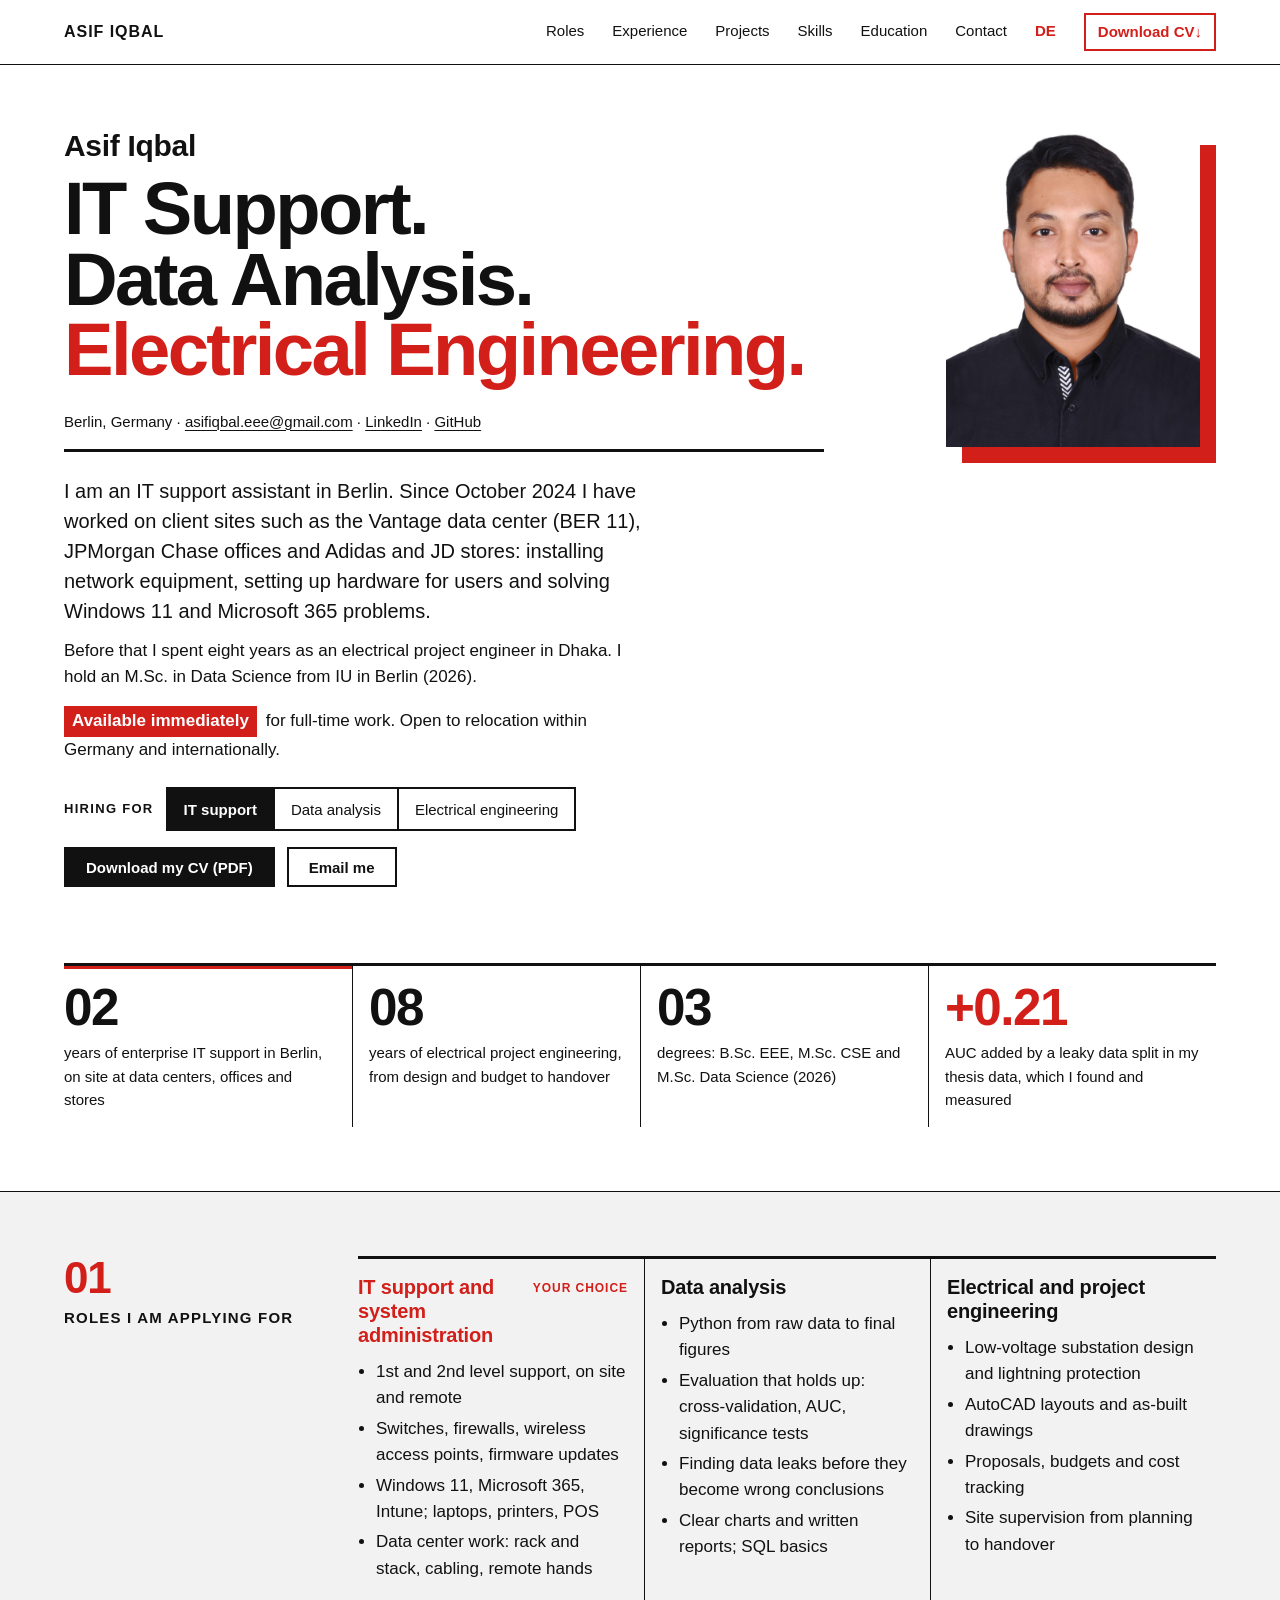
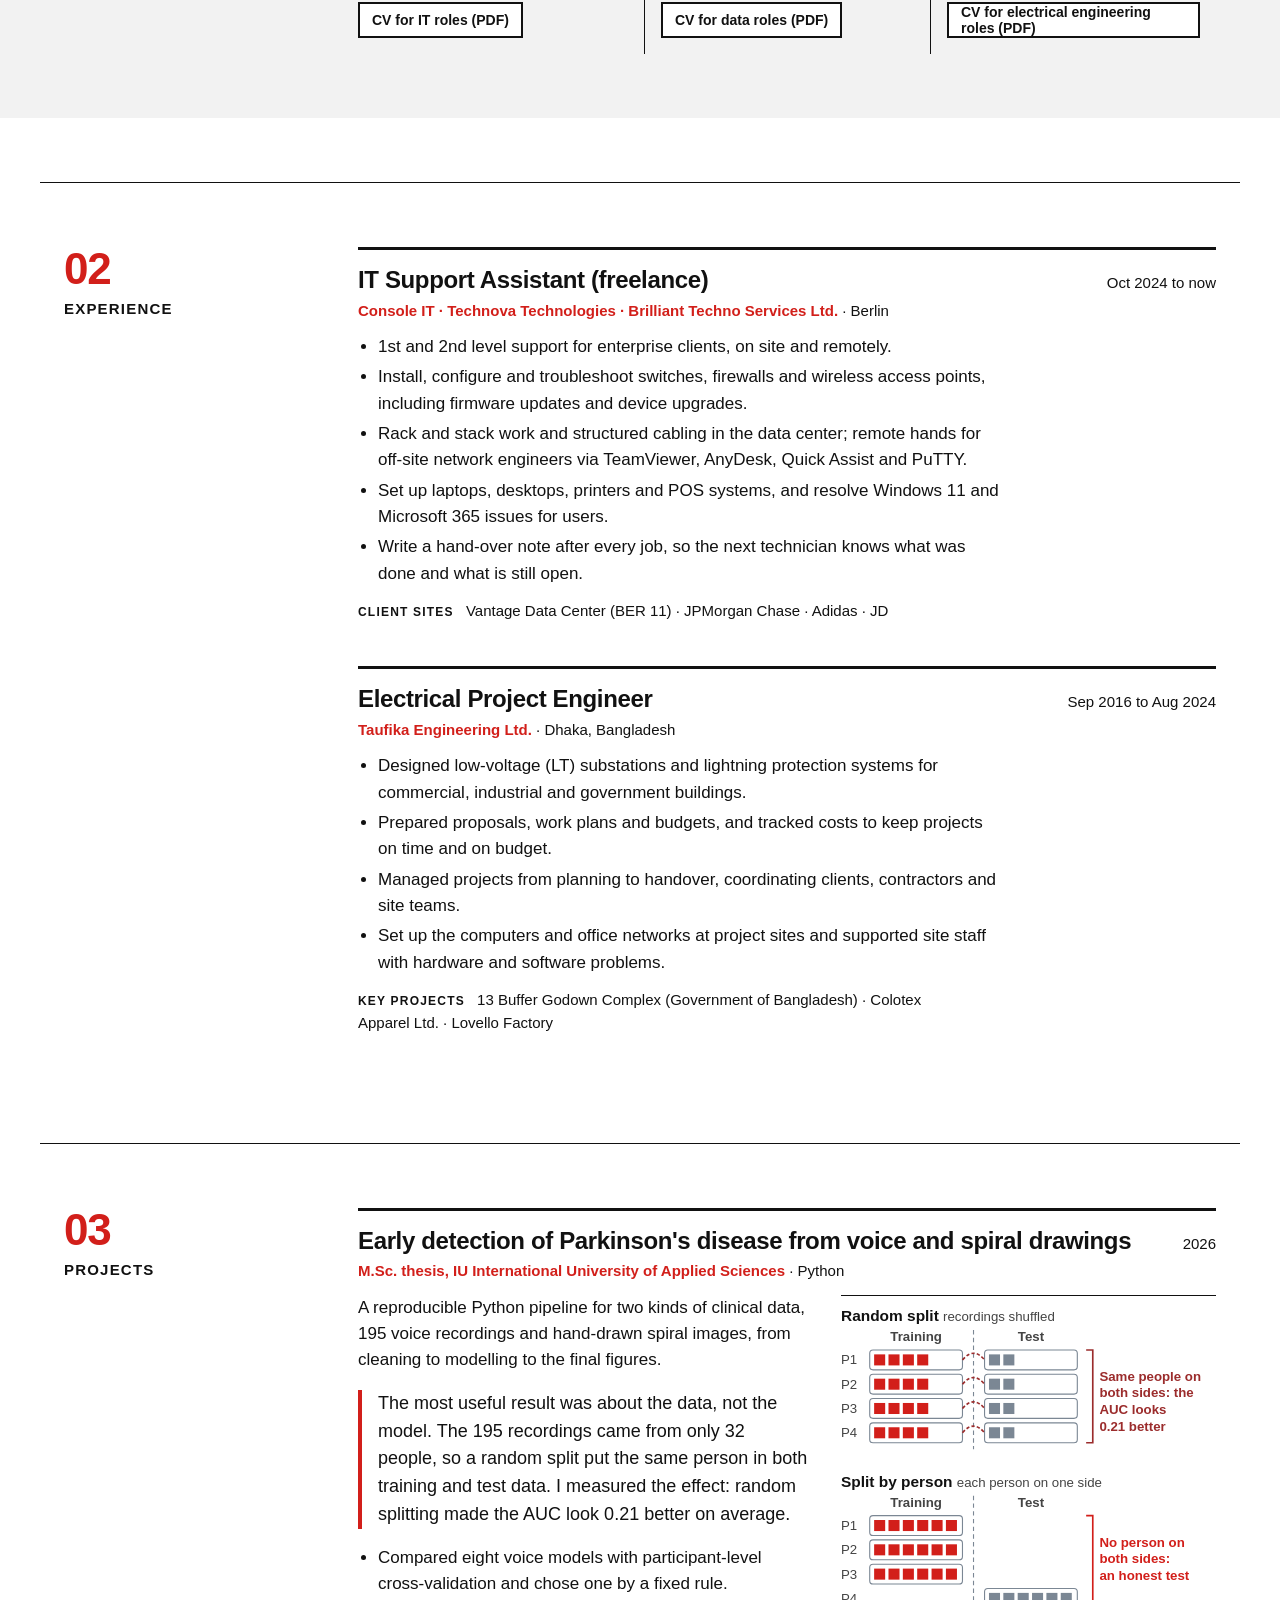
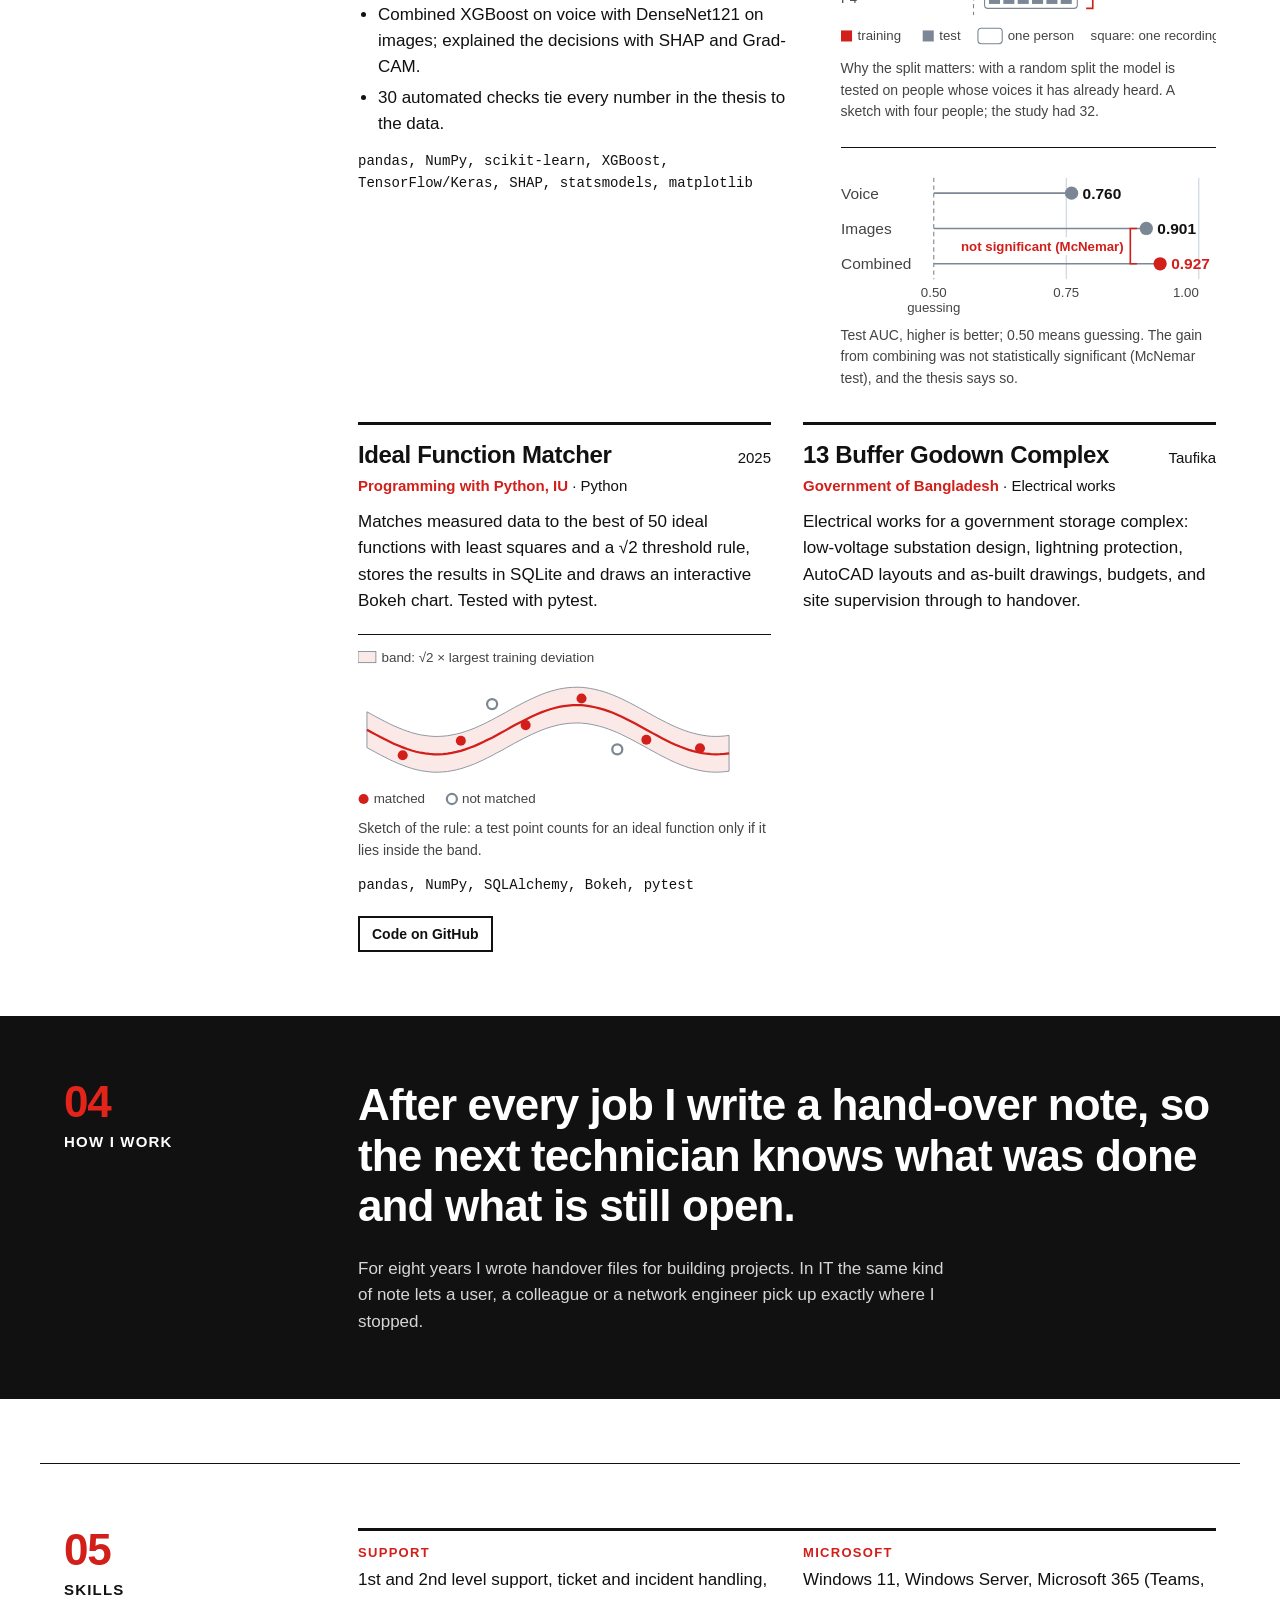
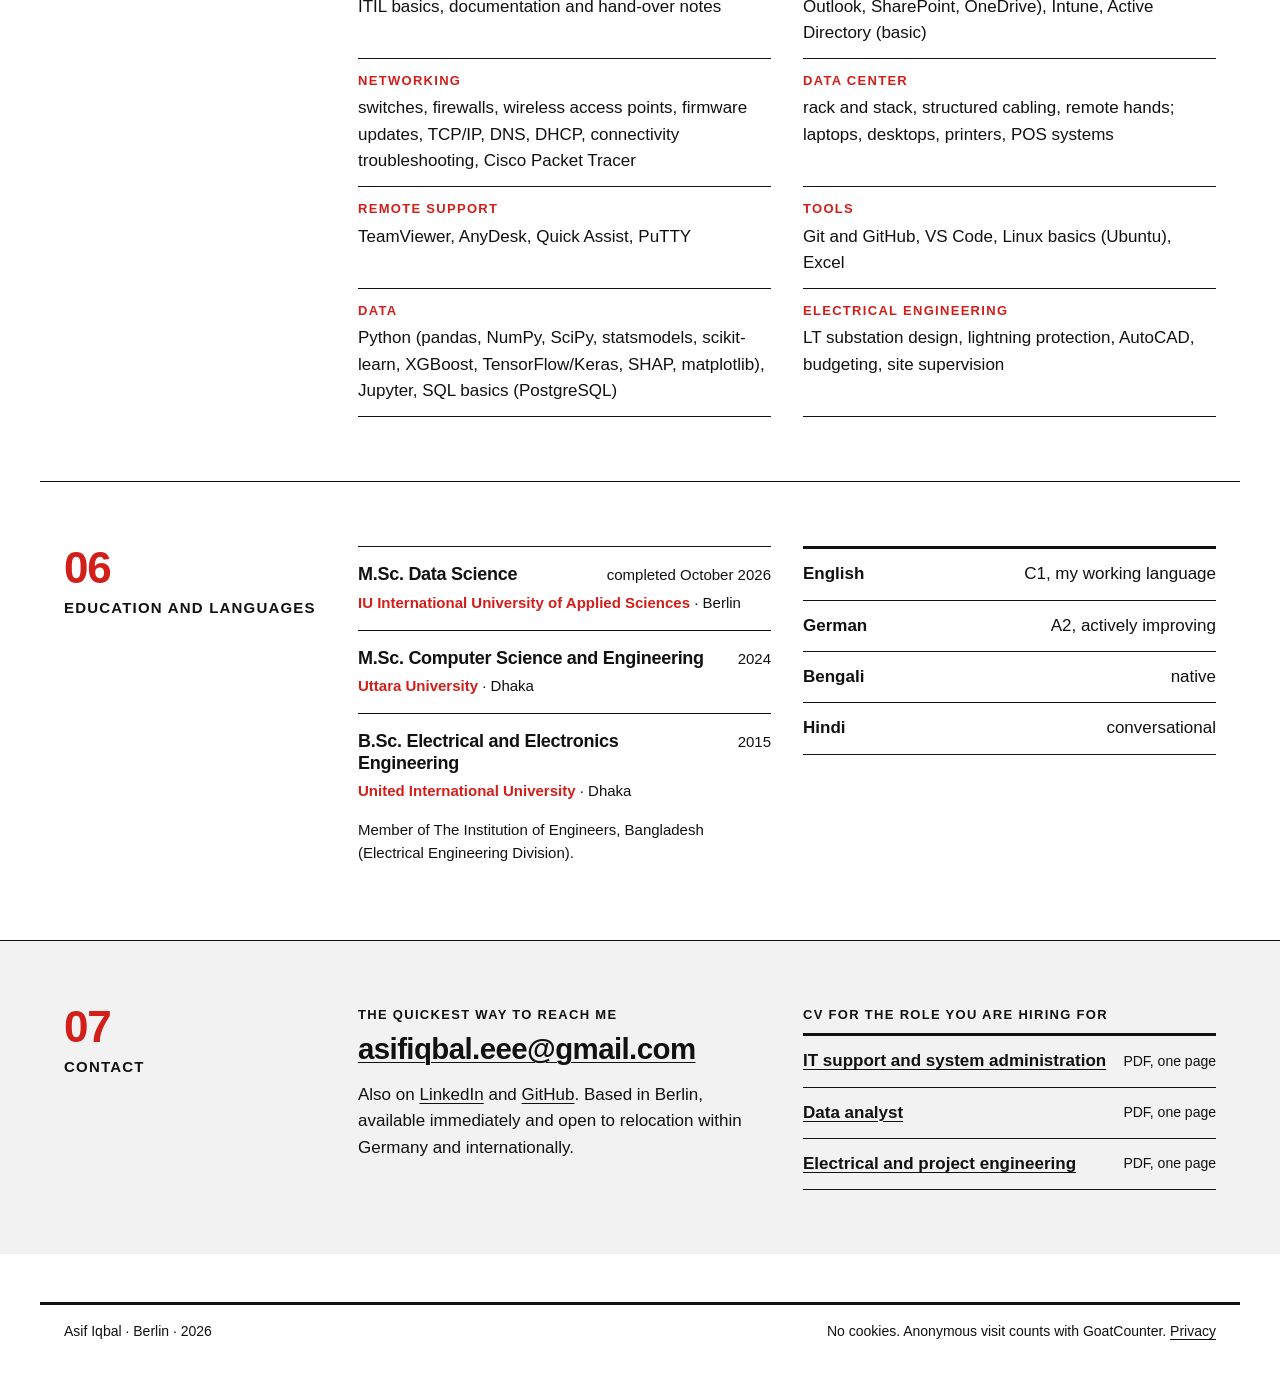
<file: index.html>
<!doctype html>
<html lang="en">
<head>
  <meta charset="utf-8">
  <meta name="viewport" content="width=device-width, initial-scale=1">
  <title>Asif Iqbal · IT Support, Data Analysis, Electrical Engineering · Berlin</title>
  <meta name="description" content="Asif Iqbal, Berlin. IT support assistant on enterprise sites since 2024, eight years as an electrical project engineer before that, M.Sc. in Data Science (2026). Available immediately, open to relocation.">
  <meta name="author" content="Asif Iqbal">
  <meta property="og:type" content="profile">
  <meta property="og:title" content="Asif Iqbal · IT Support, Data Analysis, Electrical Engineering">
  <meta property="og:description" content="IT support on enterprise sites in Berlin, eight years of electrical project engineering, M.Sc. in Data Science (2026).">
  <meta property="og:url" content="https://asifiu.github.io/">
  <meta property="og:image" content="https://asifiu.github.io/img/asif-iqbal.jpg">
  <meta property="og:image:alt" content="Portrait of Asif Iqbal">
  <meta property="og:locale" content="en_US">
  <meta property="og:locale:alternate" content="de_DE">
  <meta name="twitter:card" content="summary">
  <meta name="twitter:title" content="Asif Iqbal · IT Support, Data Analysis, Electrical Engineering · Berlin">
  <meta name="twitter:description" content="IT support on enterprise sites in Berlin, eight years of electrical project engineering, M.Sc. in Data Science (2026).">
  <meta name="twitter:image" content="https://asifiu.github.io/img/asif-iqbal.jpg">
  <link rel="canonical" href="https://asifiu.github.io/">
  <link rel="alternate" hreflang="en" href="https://asifiu.github.io/">
  <link rel="alternate" hreflang="de" href="https://asifiu.github.io/de/">
  <link rel="alternate" hreflang="x-default" href="https://asifiu.github.io/">
  <link rel="icon" href="favicon.svg" type="image/svg+xml">
  <link rel="stylesheet" href="tokens.css">
  <link rel="stylesheet" href="theme.css">
  <link rel="stylesheet" href="style.css">
  <script src="site.js"></script>
  <script type="application/ld+json">
  {
    "@context": "https://schema.org",
    "@type": "Person",
    "name": "Asif Iqbal",
    "jobTitle": "IT Support Assistant",
    "url": "https://asifiu.github.io/",
    "image": "https://asifiu.github.io/img/asif-iqbal.jpg",
    "email": "mailto:asifiqbal.eee@gmail.com",
    "address": {
      "@type": "PostalAddress",
      "addressLocality": "Berlin",
      "addressCountry": "DE"
    },
    "alumniOf": [
      {
        "@type": "CollegeOrUniversity",
        "name": "IU International University of Applied Sciences",
        "address": "Berlin, Germany"
      },
      {
        "@type": "CollegeOrUniversity",
        "name": "Uttara University",
        "address": "Dhaka, Bangladesh"
      },
      {
        "@type": "CollegeOrUniversity",
        "name": "United International University",
        "address": "Dhaka, Bangladesh"
      }
    ],
    "knowsAbout": [
      "IT Support",
      "Microsoft 365",
      "Microsoft Intune",
      "Network Installation",
      "Data Center Operations",
      "Python",
      "Data Analysis",
      "Machine Learning",
      "Electrical Engineering",
      "Low-Voltage Substation Design",
      "Lightning Protection"
    ],
    "knowsLanguage": [
      "English",
      "German",
      "Bengali",
      "Hindi"
    ],
    "sameAs": [
      "https://www.linkedin.com/in/asif-iqbal-ds",
      "https://github.com/asifiu"
    ]
  }
  </script>
</head>
<body>
  <a class="skip" href="#main">Skip to content</a>

  <header class="site">
    <div class="page site-inner">
      <a class="mark" href="#top"><img src="favicon.svg" alt="" width="28" height="28">Asif Iqbal</a>
      <button class="menu-button" type="button" aria-expanded="false" aria-controls="site-nav" hidden>Menu</button>
      <nav id="site-nav" aria-label="Sections">
        <a href="#roles">Roles</a>
        <a href="#experience">Experience</a>
        <a href="#projects">Projects</a>
        <a href="#skills">Skills</a>
        <a href="#education">Education</a>
        <a href="#contact">Contact</a>
        <a class="lang" href="de/" hreflang="de" lang="de" title="Deutsche Version">DE</a>
        <a class="nav-cv" href="cv/Asif_Iqbal_CV_IT_Support.pdf" data-goatcounter-click="cv-it-support" data-show="it" download>Download CV</a>
        <a class="nav-cv" href="cv/Asif_Iqbal_CV_Data_Analyst.pdf" data-goatcounter-click="cv-data-analyst" data-show="data" download hidden>Download CV</a>
        <a class="nav-cv" href="cv/Asif_Iqbal_CV_Electrical_Engineer.pdf" data-goatcounter-click="cv-electrical" data-show="ee" download hidden>Download CV</a>
      </nav>
    </div>
  </header>

  <main id="main">
    <section class="intro page" id="top">
      <div class="intro-text">
        <h1>Asif Iqbal</h1>
        <p class="headline"><span data-show="it">IT Support.<br>Data Analysis.<br><em>Electrical Engineering.</em></span><span data-show="ee" hidden><em>Electrical Engineering.</em><br>IT Support.<br>Data Analysis.</span><span data-show="data" hidden>Data Analysis.<br>IT Support.<br><em>Electrical Engineering.</em></span></p>
        <p class="contact-line">Berlin, Germany · <a href="mailto:asifiqbal.eee@gmail.com" data-goatcounter-click="email">asifiqbal.eee@gmail.com</a> ·
          <a href="https://www.linkedin.com/in/asif-iqbal-ds" data-goatcounter-click="linkedin">LinkedIn</a> · <a href="https://github.com/asifiu" data-goatcounter-click="github">GitHub</a></p>
        <div class="intro-body">
          <div data-show="it">
            <p class="lede">I am an IT support assistant in Berlin. Since October 2024 I have worked on client sites such as the Vantage data center (BER 11), JPMorgan Chase offices and Adidas and JD stores: installing network equipment, setting up hardware for users and solving Windows 11 and Microsoft 365 problems.</p>
            <p>Before that I spent eight years as an electrical project engineer in Dhaka. I hold an M.Sc. in Data Science from IU in Berlin (2026).</p>
          </div>
          <div data-show="ee" hidden>
            <p class="lede">For eight years I worked as an electrical project engineer in Dhaka: I designed low-voltage (LT) substations and lightning protection systems for commercial, industrial and government buildings, prepared proposals and budgets, and managed projects from planning to handover.</p>
            <p>Since October 2024 I have worked as an IT support assistant on client sites in Berlin, and I hold an M.Sc. in Data Science from IU in Berlin (2026).</p>
          </div>
          <div data-show="data" hidden>
            <p class="lede">For my M.Sc. thesis in Data Science at IU in Berlin I built a reproducible Python pipeline for 195 voice recordings and hand-drawn spiral images, in which I found and measured a data leak that made the AUC look 0.21 better.</p>
            <p>Since October 2024 I have worked as an IT support assistant on client sites in Berlin, such as the Vantage data center (BER 11), JPMorgan Chase offices and Adidas and JD stores. Before that I spent eight years as an electrical project engineer in Dhaka.</p>
          </div>
          <p class="avail"><span class="tag">Available immediately</span> for full-time work. Open to relocation within Germany and internationally.</p>

          <div class="focus" role="group" aria-labelledby="focusLabel" hidden>
            <span class="focus-label" id="focusLabel">Hiring for</span>
            <div class="segmented">
              <button type="button" data-role="it" aria-pressed="true">IT support</button>
              <button type="button" data-role="data" aria-pressed="false">Data analysis</button>
              <button type="button" data-role="ee" aria-pressed="false">Electrical engineering</button>
            </div>
          </div>
          <p class="actions">
            <a class="button" href="cv/Asif_Iqbal_CV_IT_Support.pdf" data-goatcounter-click="cv-it-support" data-show="it" download>Download my CV (PDF)</a>
            <a class="button" href="cv/Asif_Iqbal_CV_Data_Analyst.pdf" data-goatcounter-click="cv-data-analyst" data-show="data" download hidden>Download my data analyst CV (PDF)</a>
            <a class="button" href="cv/Asif_Iqbal_CV_Electrical_Engineer.pdf" data-goatcounter-click="cv-electrical" data-show="ee" download hidden>Download my electrical engineering CV (PDF)</a>
            <a class="button secondary" href="mailto:asifiqbal.eee@gmail.com" data-goatcounter-click="email">Email me</a>
          </p>
        </div>
      </div>
      <figure class="portrait">
        <img src="img/asif-iqbal.jpg" width="320" height="400" alt="Portrait of Asif Iqbal">
      </figure>
    </section>

    <section class="page" aria-label="In numbers">
      <dl class="facts">
        <div data-for="it"><dt>02</dt><dd>years of enterprise IT support in Berlin, on site at data centers, offices and stores</dd></div>
        <div data-for="ee"><dt>08</dt><dd>years of electrical project engineering, from design and budget to handover</dd></div>
        <div><dt>03</dt><dd>degrees: B.Sc. EEE, M.Sc. CSE and M.Sc. Data Science (2026)</dd></div>
        <div data-for="data" class="hot"><dt>+0.21</dt><dd>AUC added by a leaky data split in my thesis data, which I found and measured</dd></div>
      </dl>
    </section>

    <section class="band mist" id="roles">
      <div class="page">
        <h2>Roles I am applying for</h2>
        <div class="roles">
          <article class="role" data-role="it">
            <div class="role-head"><h3>IT support and system administration</h3><span class="picked" hidden>Your choice</span></div>
            <ul>
              <li>1st and 2nd level support, on site and remote</li>
              <li>Switches, firewalls, wireless access points, firmware updates</li>
              <li>Windows 11, Microsoft 365, Intune; laptops, printers, POS</li>
              <li>Data center work: rack and stack, cabling, remote hands</li>
            </ul>
            <p class="role-foot"><a class="button secondary small" href="cv/Asif_Iqbal_CV_IT_Support.pdf" data-goatcounter-click="cv-it-support" download>CV for IT roles (PDF)</a></p>
          </article>
          <article class="role" data-role="data">
            <div class="role-head"><h3>Data analysis</h3><span class="picked" hidden>Your choice</span></div>
            <ul>
              <li>Python from raw data to final figures</li>
              <li>Evaluation that holds up: cross-validation, AUC, significance tests</li>
              <li>Finding data leaks before they become wrong conclusions</li>
              <li>Clear charts and written reports; SQL basics</li>
            </ul>
            <p class="role-foot"><a class="button secondary small" href="cv/Asif_Iqbal_CV_Data_Analyst.pdf" data-goatcounter-click="cv-data-analyst" download>CV for data roles (PDF)</a></p>
          </article>
          <article class="role" data-role="ee">
            <div class="role-head"><h3>Electrical and project engineering</h3><span class="picked" hidden>Your choice</span></div>
            <ul>
              <li>Low-voltage substation design and lightning protection</li>
              <li>AutoCAD layouts and as-built drawings</li>
              <li>Proposals, budgets and cost tracking</li>
              <li>Site supervision from planning to handover</li>
            </ul>
            <p class="role-foot"><a class="button secondary small" href="cv/Asif_Iqbal_CV_Electrical_Engineer.pdf" data-goatcounter-click="cv-electrical" download>CV for electrical engineering roles (PDF)</a></p>
          </article>
        </div>
      </div>
    </section>

    <section class="block page" id="experience">
      <h2>Experience</h2>

      <article class="entry">
        <div class="entry-head"><h3>IT Support Assistant (freelance)</h3><span class="dates">Oct 2024 to now</span></div>
        <p class="org">Console IT · Technova Technologies · Brilliant Techno Services Ltd. <span>Berlin</span></p>
        <ul>
          <li>1st and 2nd level support for enterprise clients, on site and remotely.</li>
          <li>Install, configure and troubleshoot switches, firewalls and wireless access points, including firmware updates and device upgrades.</li>
          <li>Rack and stack work and structured cabling in the data center; remote hands for off-site network engineers via TeamViewer, AnyDesk, Quick Assist and PuTTY.</li>
          <li>Set up laptops, desktops, printers and POS systems, and resolve Windows 11 and Microsoft 365 issues for users.</li>
          <li>Write a hand-over note after every job, so the next technician knows what was done and what is still open.</li>
        </ul>
        <p class="sites"><span>Client sites</span> Vantage Data Center (BER 11) · JPMorgan Chase · Adidas · JD</p>
      </article>

      <article class="entry">
        <div class="entry-head"><h3>Electrical Project Engineer</h3><span class="dates">Sep 2016 to Aug 2024</span></div>
        <p class="org">Taufika Engineering Ltd. <span>Dhaka, Bangladesh</span></p>
        <ul>
          <li>Designed low-voltage (LT) substations and lightning protection systems for commercial, industrial and government buildings.</li>
          <li>Prepared proposals, work plans and budgets, and tracked costs to keep projects on time and on budget.</li>
          <li>Managed projects from planning to handover, coordinating clients, contractors and site teams.</li>
          <li>Set up the computers and office networks at project sites and supported site staff with hardware and software problems.</li>
        </ul>
        <p class="sites"><span>Key projects</span> 13 Buffer Godown Complex (Government of Bangladesh) · Colotex Apparel Ltd. · Lovello Factory</p>
      </article>
    </section>

    <section class="block page" id="projects">
      <h2>Projects</h2>

      <article class="entry">
        <div class="entry-head"><h3>Early detection of Parkinson's disease from voice and spiral drawings</h3><span class="dates">2026</span></div>
        <p class="org">M.Sc. thesis, IU International University of Applied Sciences <span>Python</span></p>
        <div class="feature-grid">
          <div>
            <p>A reproducible Python pipeline for two kinds of clinical data, 195 voice recordings and hand-drawn spiral images, from cleaning to modelling to the final figures.</p>
            <p class="finding">The most useful result was about the data, not the model. The 195 recordings came from only 32 people, so a random split put the same person in both training and test data. I measured the effect: random splitting made the AUC look 0.21 better on average.</p>
            <ul>
              <li>Compared eight voice models with participant-level cross-validation and chose one by a fixed rule.</li>
              <li>Combined XGBoost on voice with DenseNet121 on images; explained the decisions with SHAP and Grad-CAM.</li>
              <li>30 automated checks tie every number in the thesis to the data.</li>
            </ul>
            <p class="stack">pandas, NumPy, scikit-learn, XGBoost, TensorFlow/Keras, SHAP, statsmodels, matplotlib</p>
          </div>
          <div class="figures">
            <figure class="chart">
              <svg viewBox="0 0 340 310" role="img" aria-labelledby="splitTitle">
                <title id="splitTitle">Random split: each of four people has recordings in both training and test data, so the model is tested on voices it already knows, which made the AUC look 0.21 better. Split by person: each person is in training or in test, never in both.</title>
                <text x="0" y="12" class="head">Random split <tspan class="sub">recordings shuffled</tspan></text>
                <text x="68" y="30" class="col">Training</text><text x="172" y="30" class="col">Test</text>
                <line x1="120" y1="20" x2="120" y2="128" class="divider"/>
                <text x="0" y="51" class="person">P1</text>
                <rect x="26" y="38" width="84" height="18" rx="3" class="box"/>
                <g class="train"><rect x="30" y="42" width="10" height="10"/><rect x="43" y="42" width="10" height="10"/><rect x="56" y="42" width="10" height="10"/><rect x="69" y="42" width="10" height="10"/></g>
                <rect x="130" y="38" width="84" height="18" rx="3" class="box"/>
                <g class="test"><rect x="134" y="42" width="10" height="10"/><rect x="147" y="42" width="10" height="10"/></g>
                <path d="M110 47 Q120 35 130 47" class="leak-arc"/>
                <text x="0" y="73" class="person">P2</text>
                <rect x="26" y="60" width="84" height="18" rx="3" class="box"/>
                <g class="train"><rect x="30" y="64" width="10" height="10"/><rect x="43" y="64" width="10" height="10"/><rect x="56" y="64" width="10" height="10"/><rect x="69" y="64" width="10" height="10"/></g>
                <rect x="130" y="60" width="84" height="18" rx="3" class="box"/>
                <g class="test"><rect x="134" y="64" width="10" height="10"/><rect x="147" y="64" width="10" height="10"/></g>
                <path d="M110 69 Q120 57 130 69" class="leak-arc"/>
                <text x="0" y="95" class="person">P3</text>
                <rect x="26" y="82" width="84" height="18" rx="3" class="box"/>
                <g class="train"><rect x="30" y="86" width="10" height="10"/><rect x="43" y="86" width="10" height="10"/><rect x="56" y="86" width="10" height="10"/><rect x="69" y="86" width="10" height="10"/></g>
                <rect x="130" y="82" width="84" height="18" rx="3" class="box"/>
                <g class="test"><rect x="134" y="86" width="10" height="10"/><rect x="147" y="86" width="10" height="10"/></g>
                <path d="M110 91 Q120 79 130 91" class="leak-arc"/>
                <text x="0" y="117" class="person">P4</text>
                <rect x="26" y="104" width="84" height="18" rx="3" class="box"/>
                <g class="train"><rect x="30" y="108" width="10" height="10"/><rect x="43" y="108" width="10" height="10"/><rect x="56" y="108" width="10" height="10"/><rect x="69" y="108" width="10" height="10"/></g>
                <rect x="130" y="104" width="84" height="18" rx="3" class="box"/>
                <g class="test"><rect x="134" y="108" width="10" height="10"/><rect x="147" y="108" width="10" height="10"/></g>
                <path d="M110 113 Q120 101 130 113" class="leak-arc"/>
                <path d="M222 38 H228 V122 H222" class="bracket-bad"/>
                <text x="234" y="66" class="note-bad">Same people on</text>
                <text x="234" y="81" class="note-bad">both sides: the</text>
                <text x="234" y="96" class="note-bad">AUC looks</text>
                <text x="234" y="111" class="note-bad">0.21 better</text>
                <text x="0" y="162" class="head">Split by person <tspan class="sub">each person on one side</tspan></text>
                <text x="68" y="180" class="col">Training</text><text x="172" y="180" class="col">Test</text>
                <line x1="120" y1="170" x2="120" y2="278" class="divider"/>
                <text x="0" y="201" class="person">P1</text>
                <rect x="26" y="188" width="84" height="18" rx="3" class="box"/>
                <g class="train"><rect x="30" y="192" width="10" height="10"/><rect x="43" y="192" width="10" height="10"/><rect x="56" y="192" width="10" height="10"/><rect x="69" y="192" width="10" height="10"/><rect x="82" y="192" width="10" height="10"/><rect x="95" y="192" width="10" height="10"/></g>
                <text x="0" y="223" class="person">P2</text>
                <rect x="26" y="210" width="84" height="18" rx="3" class="box"/>
                <g class="train"><rect x="30" y="214" width="10" height="10"/><rect x="43" y="214" width="10" height="10"/><rect x="56" y="214" width="10" height="10"/><rect x="69" y="214" width="10" height="10"/><rect x="82" y="214" width="10" height="10"/><rect x="95" y="214" width="10" height="10"/></g>
                <text x="0" y="245" class="person">P3</text>
                <rect x="26" y="232" width="84" height="18" rx="3" class="box"/>
                <g class="train"><rect x="30" y="236" width="10" height="10"/><rect x="43" y="236" width="10" height="10"/><rect x="56" y="236" width="10" height="10"/><rect x="69" y="236" width="10" height="10"/><rect x="82" y="236" width="10" height="10"/><rect x="95" y="236" width="10" height="10"/></g>
                <text x="0" y="267" class="person">P4</text>
                <rect x="130" y="254" width="84" height="18" rx="3" class="box"/>
                <g class="test"><rect x="134" y="258" width="10" height="10"/><rect x="147" y="258" width="10" height="10"/><rect x="160" y="258" width="10" height="10"/><rect x="173" y="258" width="10" height="10"/><rect x="186" y="258" width="10" height="10"/><rect x="199" y="258" width="10" height="10"/></g>
                <path d="M222 188 H228 V272 H222" class="bracket-ok"/>
                <text x="234" y="216" class="note-ok">No person on</text>
                <text x="234" y="231" class="note-ok">both sides:</text>
                <text x="234" y="246" class="note-ok">an honest test</text>
                <g class="legend"><rect x="0" y="292" width="10" height="10" class="train-key"/><text x="15" y="301">training</text><rect x="74" y="292" width="10" height="10" class="test-key"/><text x="89" y="301">test</text><rect x="124" y="290" width="22" height="14" rx="3" class="box"/><text x="151" y="301">one person</text><text x="226" y="301">square: one recording</text></g>
              </svg>
              <figcaption>Why the split matters: with a random split the model is tested on people whose voices it has already heard. A sketch with four people; the study had 32.</figcaption>
            </figure>
            <figure class="chart">
              <svg viewBox="0 0 340 142" role="img" aria-labelledby="chartTitle">
                <title id="chartTitle">Test AUC on a scale from 0.50 (guessing) to 1.00: voice 0.760, images 0.901, combined 0.927. The difference between images and combined is not statistically significant (McNemar test).</title>
                <line x1="84.0" y1="16" x2="84.0" y2="108" class="chance"/>
                <line x1="204.0" y1="16" x2="204.0" y2="108" class="grid"/>
                <line x1="324.0" y1="16" x2="324.0" y2="108" class="grid"/>
                <text x="0" y="35" class="lbl">Voice</text>
                <line x1="84.0" y1="30" x2="208.8" y2="30" class="stem"/>
                <circle cx="208.8" cy="30" r="6" class="cmp"/>
                <text x="218.8" y="35" class="val">0.760</text>
                <text x="0" y="67" class="lbl">Images</text>
                <line x1="84.0" y1="62" x2="276.5" y2="62" class="stem"/>
                <circle cx="276.5" cy="62" r="6" class="cmp"/>
                <text x="286.5" y="67" class="val">0.901</text>
                <text x="0" y="99" class="lbl">Combined</text>
                <line x1="84.0" y1="94" x2="289.0" y2="94" class="stem"/>
                <circle cx="289.0" cy="94" r="6" class="main"/>
                <text x="299.0" y="99" class="val strong">0.927</text>
                <path d="M268 62 H262 V94 H268" class="bracket"/>
                <rect x="96" y="70" width="162" height="16" class="note-bg"/>
                <text x="256" y="82" class="note" text-anchor="end">not significant (McNemar)</text>
                <text x="84.0" y="124" class="tick" text-anchor="middle">0.50</text>
                <text x="84.0" y="138" class="tick" text-anchor="middle">guessing</text>
                <text x="204.0" y="124" class="tick" text-anchor="middle">0.75</text>
                <text x="324.0" y="124" class="tick" text-anchor="end">1.00</text>
              </svg>
              <figcaption>Test AUC, higher is better; 0.50 means guessing. The gain from combining was not statistically significant (McNemar test), and the thesis says so.</figcaption>
            </figure>
          </div>
        </div>
      </article>

      <div class="two-col">
        <article class="entry card">
          <div class="entry-head"><h3>Ideal Function Matcher</h3><span class="dates">2025</span></div>
          <p class="org">Programming with Python, IU <span>Python</span></p>
          <p>Matches measured data to the best of 50 ideal functions with least squares and a √2 threshold rule, stores the results in SQLite and draws an interactive Bokeh chart. Tested with pytest.</p>
          <figure class="chart sketch">
            <svg viewBox="0 0 340 146" role="img" aria-labelledby="matchTitle">
              <title id="matchTitle">Sketch of the matching rule: a test point is matched to an ideal function only if it lies inside a band of the square root of 2 times the largest training deviation. Six points inside the band are matched, two outside are not.</title>
              <path d="M8 58.0 L12 60.2 L16 62.4 L20 64.5 L24 66.6 L28 68.6 L32 70.5 L36 72.2 L40 73.8 L44 75.3 L48 76.6 L52 77.7 L56 78.6 L60 79.2 L64 79.7 L68 80.0 L72 80.0 L76 79.8 L80 79.4 L84 78.7 L88 77.9 L92 76.9 L96 75.6 L100 74.2 L104 72.7 L108 70.9 L112 69.1 L116 67.1 L120 65.1 L124 62.9 L128 60.8 L132 58.6 L136 56.3 L140 54.1 L144 52.0 L148 49.9 L152 47.9 L156 46.0 L160 44.2 L164 42.5 L168 41.0 L172 39.7 L176 38.6 L180 37.6 L184 36.9 L188 36.4 L192 36.1 L196 36.0 L200 36.1 L204 36.5 L208 37.1 L212 37.9 L216 38.9 L220 40.0 L224 41.4 L228 42.9 L232 44.6 L236 46.4 L240 48.4 L244 50.4 L248 52.5 L252 54.7 L256 56.9 L260 59.1 L264 61.3 L268 63.5 L272 65.6 L276 67.6 L280 69.6 L284 71.4 L288 73.1 L292 74.6 L296 76.0 L300 77.1 L304 78.1 L308 78.9 L312 79.5 L316 79.9 L320 80.0 L324 79.9 L328 79.6 L332 79.1 L332 111.1 L328 111.6 L324 111.9 L320 112.0 L316 111.9 L312 111.5 L308 110.9 L304 110.1 L300 109.1 L296 108.0 L292 106.6 L288 105.1 L284 103.4 L280 101.6 L276 99.6 L272 97.6 L268 95.5 L264 93.3 L260 91.1 L256 88.9 L252 86.7 L248 84.5 L244 82.4 L240 80.4 L236 78.4 L232 76.6 L228 74.9 L224 73.4 L220 72.0 L216 70.9 L212 69.9 L208 69.1 L204 68.5 L200 68.1 L196 68.0 L192 68.1 L188 68.4 L184 68.9 L180 69.6 L176 70.6 L172 71.7 L168 73.0 L164 74.5 L160 76.2 L156 78.0 L152 79.9 L148 81.9 L144 84.0 L140 86.1 L136 88.3 L132 90.6 L128 92.8 L124 94.9 L120 97.1 L116 99.1 L112 101.1 L108 102.9 L104 104.7 L100 106.2 L96 107.6 L92 108.9 L88 109.9 L84 110.7 L80 111.4 L76 111.8 L72 112.0 L68 112.0 L64 111.7 L60 111.2 L56 110.6 L52 109.7 L48 108.6 L44 107.3 L40 105.8 L36 104.2 L32 102.5 L28 100.6 L24 98.6 L20 96.5 L16 94.4 L12 92.2 L8 90.0 Z" class="band"/>
              <path d="M8 74.0 L12 76.2 L16 78.4 L20 80.5 L24 82.6 L28 84.6 L32 86.5 L36 88.2 L40 89.8 L44 91.3 L48 92.6 L52 93.7 L56 94.6 L60 95.2 L64 95.7 L68 96.0 L72 96.0 L76 95.8 L80 95.4 L84 94.7 L88 93.9 L92 92.9 L96 91.6 L100 90.2 L104 88.7 L108 86.9 L112 85.1 L116 83.1 L120 81.1 L124 78.9 L128 76.8 L132 74.6 L136 72.3 L140 70.1 L144 68.0 L148 65.9 L152 63.9 L156 62.0 L160 60.2 L164 58.5 L168 57.0 L172 55.7 L176 54.6 L180 53.6 L184 52.9 L188 52.4 L192 52.1 L196 52.0 L200 52.1 L204 52.5 L208 53.1 L212 53.9 L216 54.9 L220 56.0 L224 57.4 L228 58.9 L232 60.6 L236 62.4 L240 64.4 L244 66.4 L248 68.5 L252 70.7 L256 72.9 L260 75.1 L264 77.3 L268 79.5 L272 81.6 L276 83.6 L280 85.6 L284 87.4 L288 89.1 L292 90.6 L296 92.0 L300 93.1 L304 94.1 L308 94.9 L312 95.5 L316 95.9 L320 96.0 L324 95.9 L328 95.6 L332 95.1" class="ideal"/>
              <circle cx="40" cy="96.8" r="4.5" class="hit"/>
              <circle cx="92" cy="83.9" r="4.5" class="hit"/>
              <circle cx="150" cy="69.9" r="4.5" class="hit"/>
              <circle cx="200" cy="46.1" r="4.5" class="hit"/>
              <circle cx="258" cy="83.0" r="4.5" class="hit"/>
              <circle cx="306" cy="90.6" r="4.5" class="hit"/>
              <circle cx="120" cy="51.1" r="4.5" class="miss"/>
              <circle cx="232" cy="91.6" r="4.5" class="miss"/>
              <g class="legend"><rect x="0" y="4" width="16" height="10" class="band"/><text x="21" y="13">band: √2 × largest training deviation</text><circle cx="5" cy="136" r="4.5" class="hit"/><text x="14" y="140">matched</text><circle cx="84" cy="136" r="4.5" class="miss"/><text x="93" y="140">not matched</text></g>
            </svg>
            <figcaption>Sketch of the rule: a test point counts for an ideal function only if it lies inside the band.</figcaption>
          </figure>
          <p class="stack">pandas, NumPy, SQLAlchemy, Bokeh, pytest</p>
          <p class="card-foot"><a class="button secondary small" href="https://github.com/asifiu/iu-programming-assignment" data-goatcounter-click="github-ideal-function-matcher">Code on GitHub</a></p>
        </article>
        <article class="entry card">
          <div class="entry-head"><h3>13 Buffer Godown Complex</h3><span class="dates">Taufika</span></div>
          <p class="org">Government of Bangladesh <span>Electrical works</span></p>
          <p>Electrical works for a government storage complex: low-voltage substation design, lightning protection, AutoCAD layouts and as-built drawings, budgets, and site supervision through to handover.</p>
        </article>
      </div>
    </section>

    <section class="band accent" aria-labelledby="howTitle">
      <div class="page">
        <h2 id="howTitle">How I work</h2>
        <blockquote class="quote">
          <p>After every job I write a hand-over note, so the next technician knows what was done and what is still open.</p>
        </blockquote>
        <p class="after-quote">For eight years I wrote handover files for building projects. In IT the same kind of note lets a user, a colleague or a network engineer pick up exactly where I stopped.</p>
      </div>
    </section>

    <section class="block page" id="skills">
      <h2>Skills</h2>
      <dl class="skills">
        <div data-for="it"><dt>Support</dt><dd>1st and 2nd level support, ticket and incident handling, ITIL basics, documentation and hand-over notes</dd></div>
        <div data-for="it"><dt>Microsoft</dt><dd>Windows 11, Windows Server, Microsoft 365 (Teams, Outlook, SharePoint, OneDrive), Intune, Active Directory (basic)</dd></div>
        <div data-for="it"><dt>Networking</dt><dd>switches, firewalls, wireless access points, firmware updates, TCP/IP, DNS, DHCP, connectivity troubleshooting, Cisco Packet Tracer</dd></div>
        <div data-for="it"><dt>Data center</dt><dd>rack and stack, structured cabling, remote hands; laptops, desktops, printers, POS systems</dd></div>
        <div data-for="it"><dt>Remote support</dt><dd>TeamViewer, AnyDesk, Quick Assist, PuTTY</dd></div>
        <div data-for="data"><dt>Data</dt><dd>Python (pandas, NumPy, SciPy, statsmodels, scikit-learn, XGBoost, TensorFlow/Keras, SHAP, matplotlib), Jupyter, SQL basics (PostgreSQL)</dd></div>
        <div data-for="ee"><dt>Electrical engineering</dt><dd>LT substation design, lightning protection, AutoCAD, budgeting, site supervision</dd></div>
        <div data-for="it data"><dt>Tools</dt><dd>Git and GitHub, VS Code, Linux basics (Ubuntu), Excel</dd></div>
      </dl>
    </section>

    <section class="block page" id="education">
      <h2>Education and languages</h2>
      <div class="two-col">
        <div>
          <article class="entry compact">
            <div class="entry-head"><h3>M.Sc. Data Science</h3><span class="dates">completed October 2026</span></div>
            <p class="org">IU International University of Applied Sciences <span>Berlin</span></p>
          </article>
          <article class="entry compact">
            <div class="entry-head"><h3>M.Sc. Computer Science and Engineering</h3><span class="dates">2024</span></div>
            <p class="org">Uttara University <span>Dhaka</span></p>
          </article>
          <article class="entry compact">
            <div class="entry-head"><h3>B.Sc. Electrical and Electronics Engineering</h3><span class="dates">2015</span></div>
            <p class="org">United International University <span>Dhaka</span></p>
          </article>
          <p class="plain">Member of The Institution of Engineers, Bangladesh (Electrical Engineering Division).</p>
        </div>
        <dl class="languages">
          <div><dt>English</dt><dd>C1, my working language</dd></div>
          <div><dt>German</dt><dd>A2, actively improving</dd></div>
          <div><dt>Bengali</dt><dd>native</dd></div>
          <div><dt>Hindi</dt><dd>conversational</dd></div>
        </dl>
      </div>
    </section>

    <section class="band mist contact" id="contact">
      <div class="page">
        <h2>Contact</h2>
        <div class="two-col">
          <div>
            <p class="contact-label">The quickest way to reach me</p>
            <p class="contact-email"><a href="mailto:asifiqbal.eee@gmail.com" data-goatcounter-click="email">asifiqbal.eee@gmail.com</a></p>
            <p>Also on <a href="https://www.linkedin.com/in/asif-iqbal-ds" data-goatcounter-click="linkedin">LinkedIn</a> and <a href="https://github.com/asifiu" data-goatcounter-click="github">GitHub</a>. Based in Berlin, available immediately and open to relocation within Germany and internationally.</p>
          </div>
          <div>
            <p class="contact-label">CV for the role you are hiring for</p>
            <ul class="downloads">
              <li><a href="cv/Asif_Iqbal_CV_IT_Support.pdf" data-goatcounter-click="cv-it-support" download>IT support and system administration</a><span>PDF, one page</span></li>
              <li><a href="cv/Asif_Iqbal_CV_Data_Analyst.pdf" data-goatcounter-click="cv-data-analyst" download>Data analyst</a><span>PDF, one page</span></li>
              <li><a href="cv/Asif_Iqbal_CV_Electrical_Engineer.pdf" data-goatcounter-click="cv-electrical" download>Electrical and project engineering</a><span>PDF, one page</span></li>
            </ul>
          </div>
        </div>
      </div>
    </section>
  </main>

  <footer class="page site-foot">
    <p>Asif Iqbal · Berlin · 2026</p>
    <p>No cookies. Anonymous visit counts with GoatCounter. <a href="privacy.html">Privacy</a></p>
  </footer>
  <script data-goatcounter="https://asifiqbal.goatcounter.com/count" async src="https://gc.zgo.at/count.v5.js"
          crossorigin="anonymous" integrity="sha384-atnOLvQb9t+jTSipvd75X2yginT4PjVbqDdlJAmxMm+wYElFmeR6EmLP5bYeoRVQ"></script>
</body>
</html>
</file>
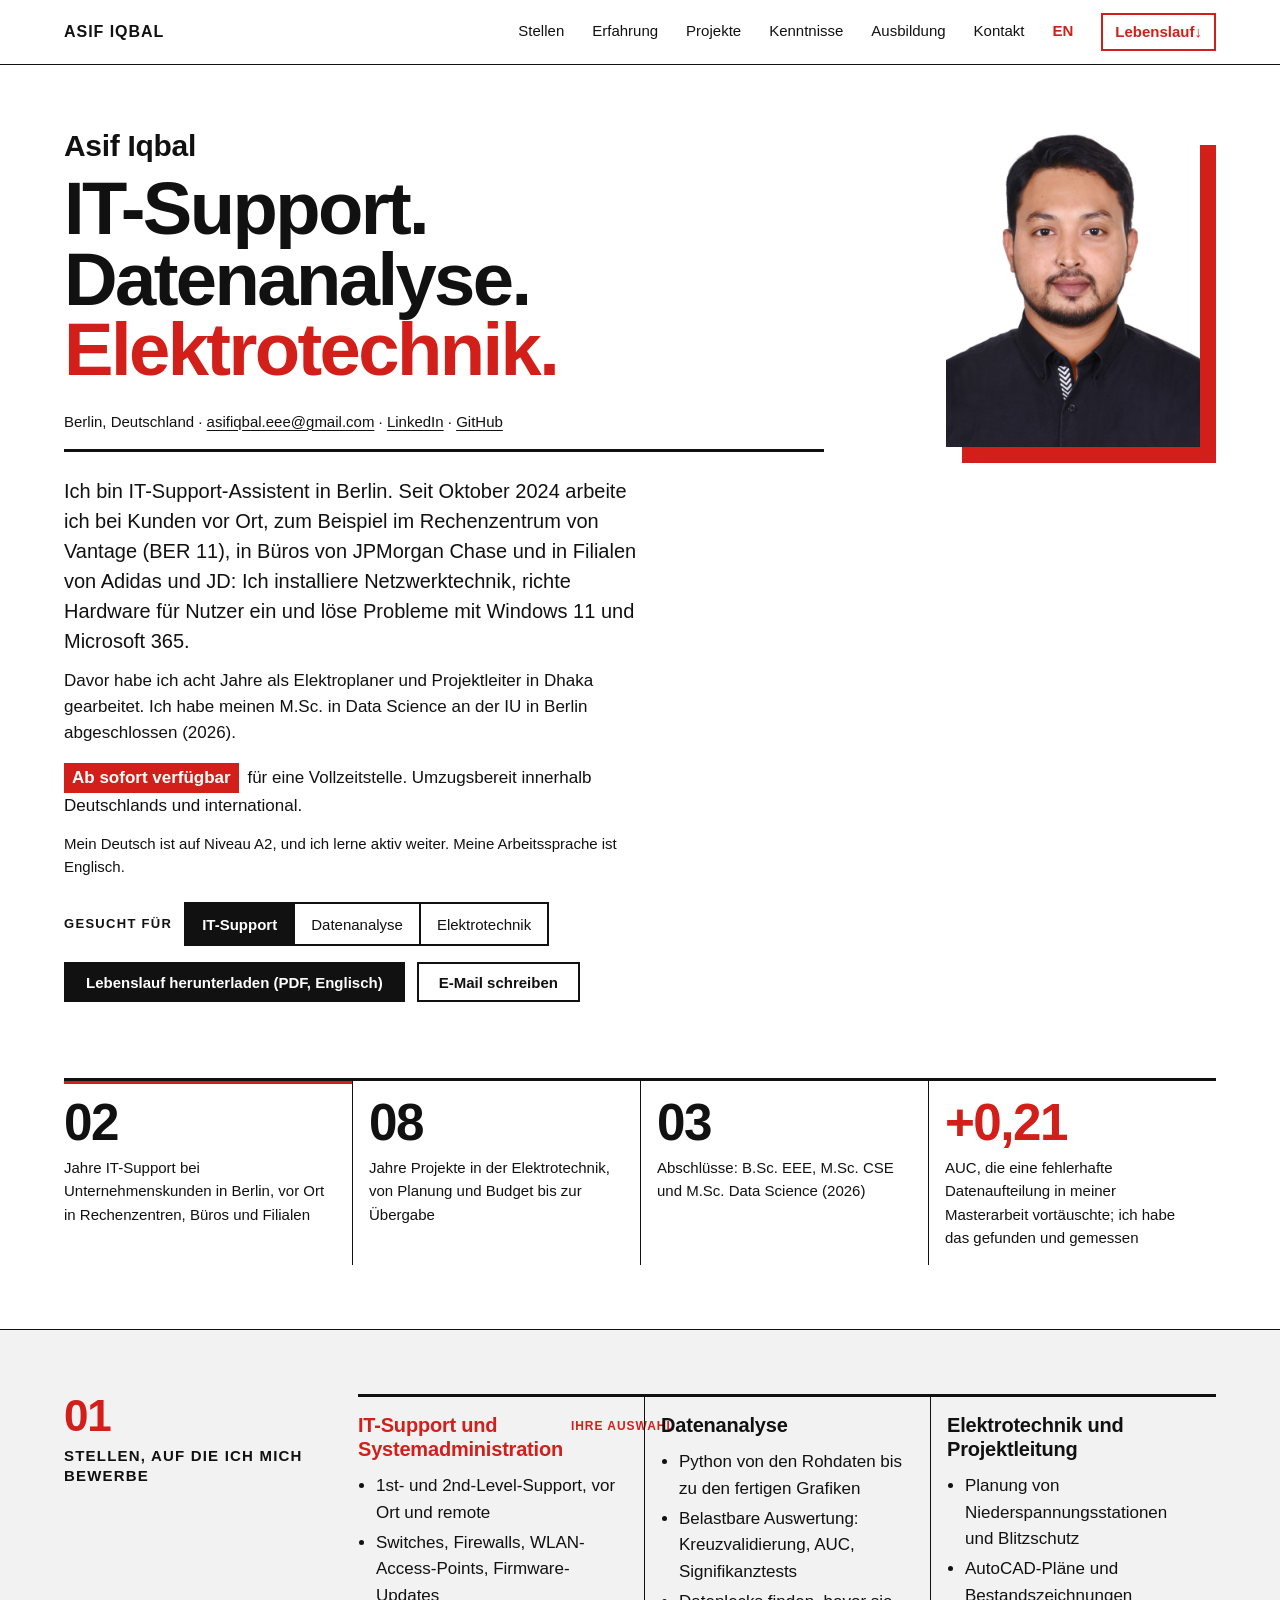
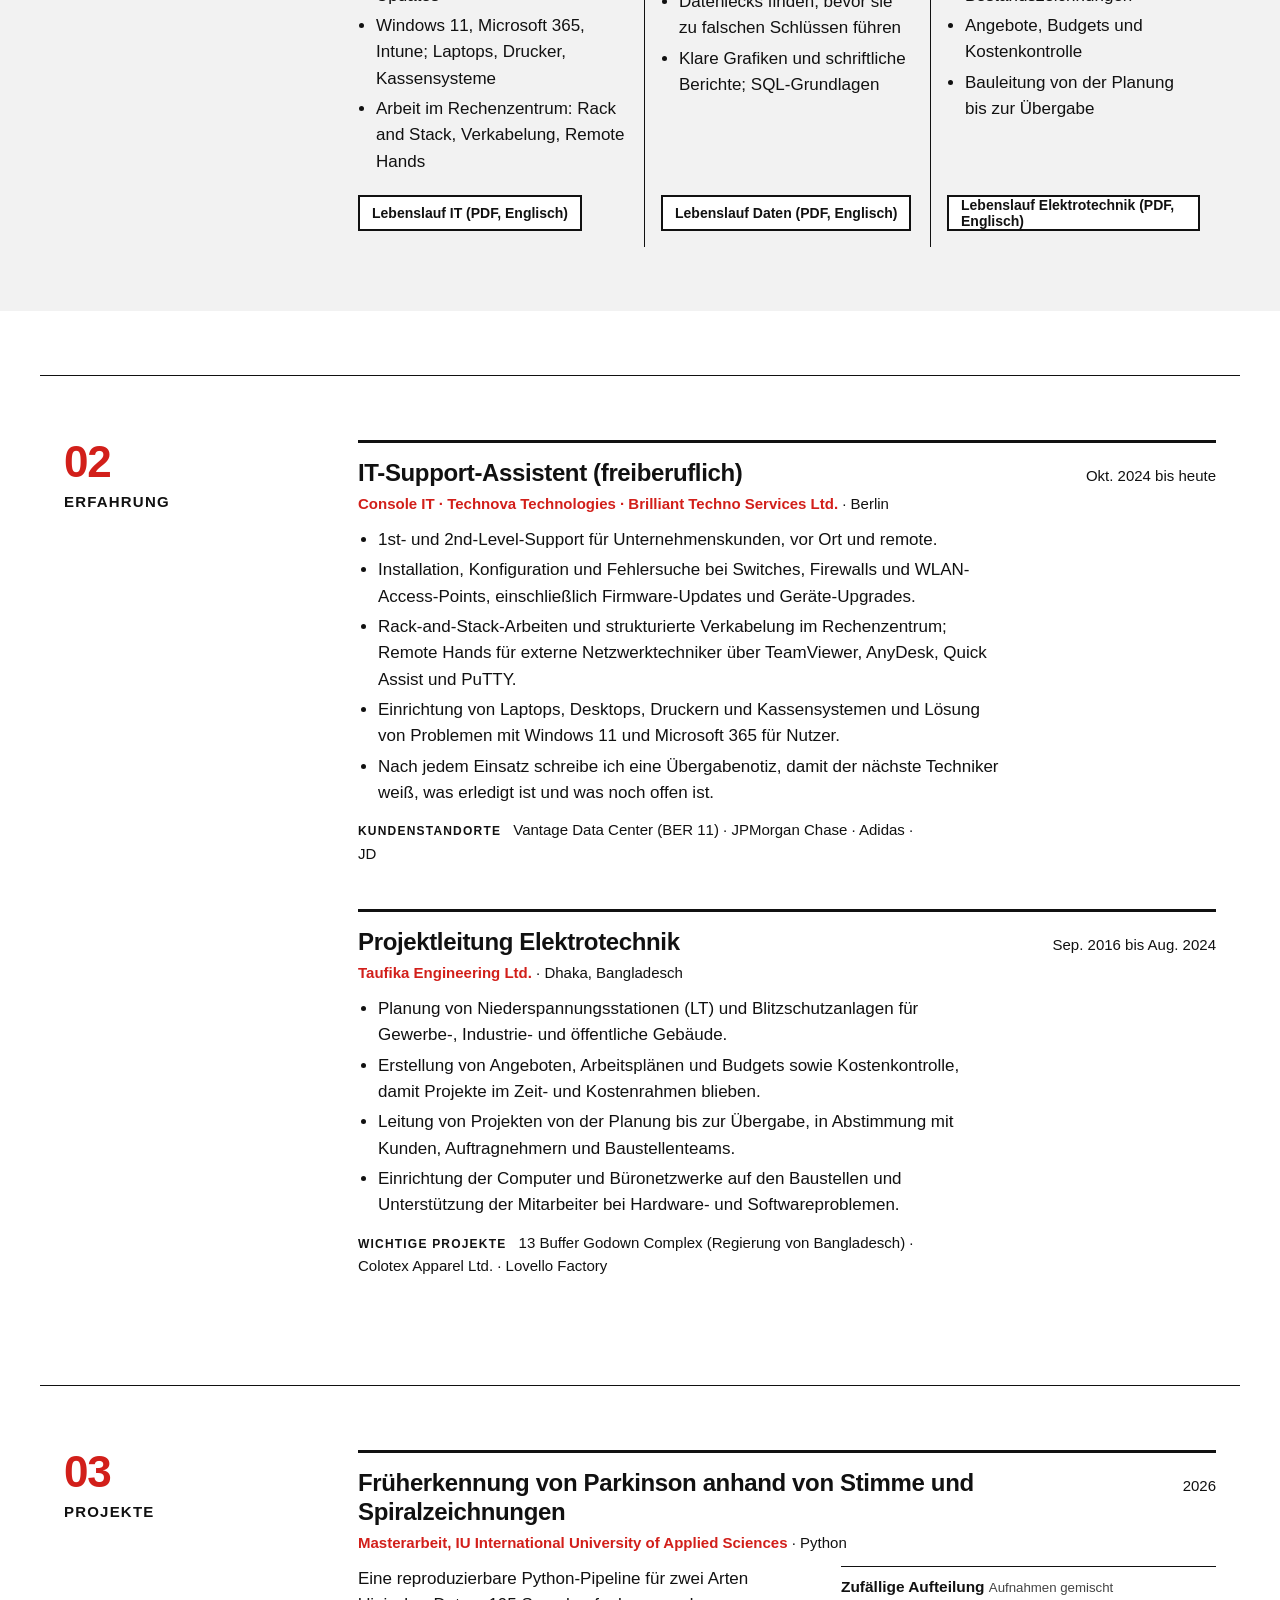
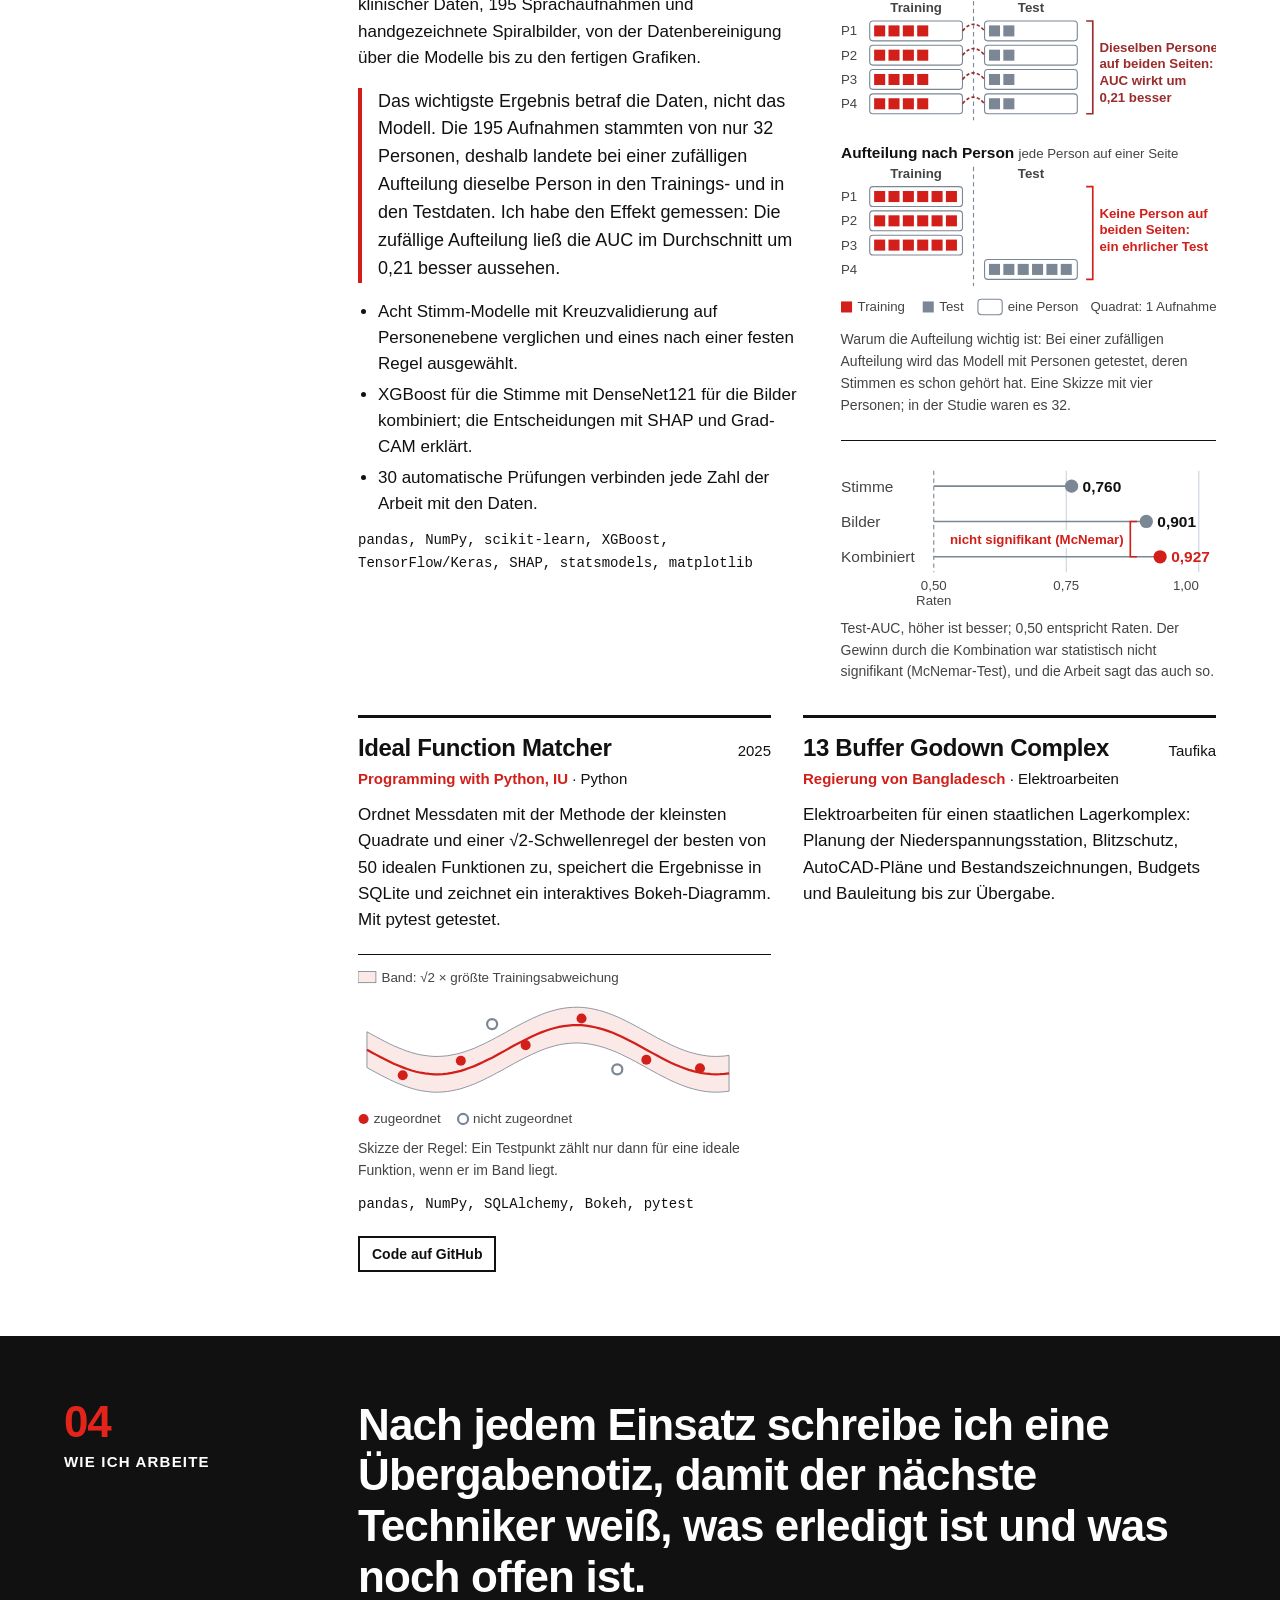
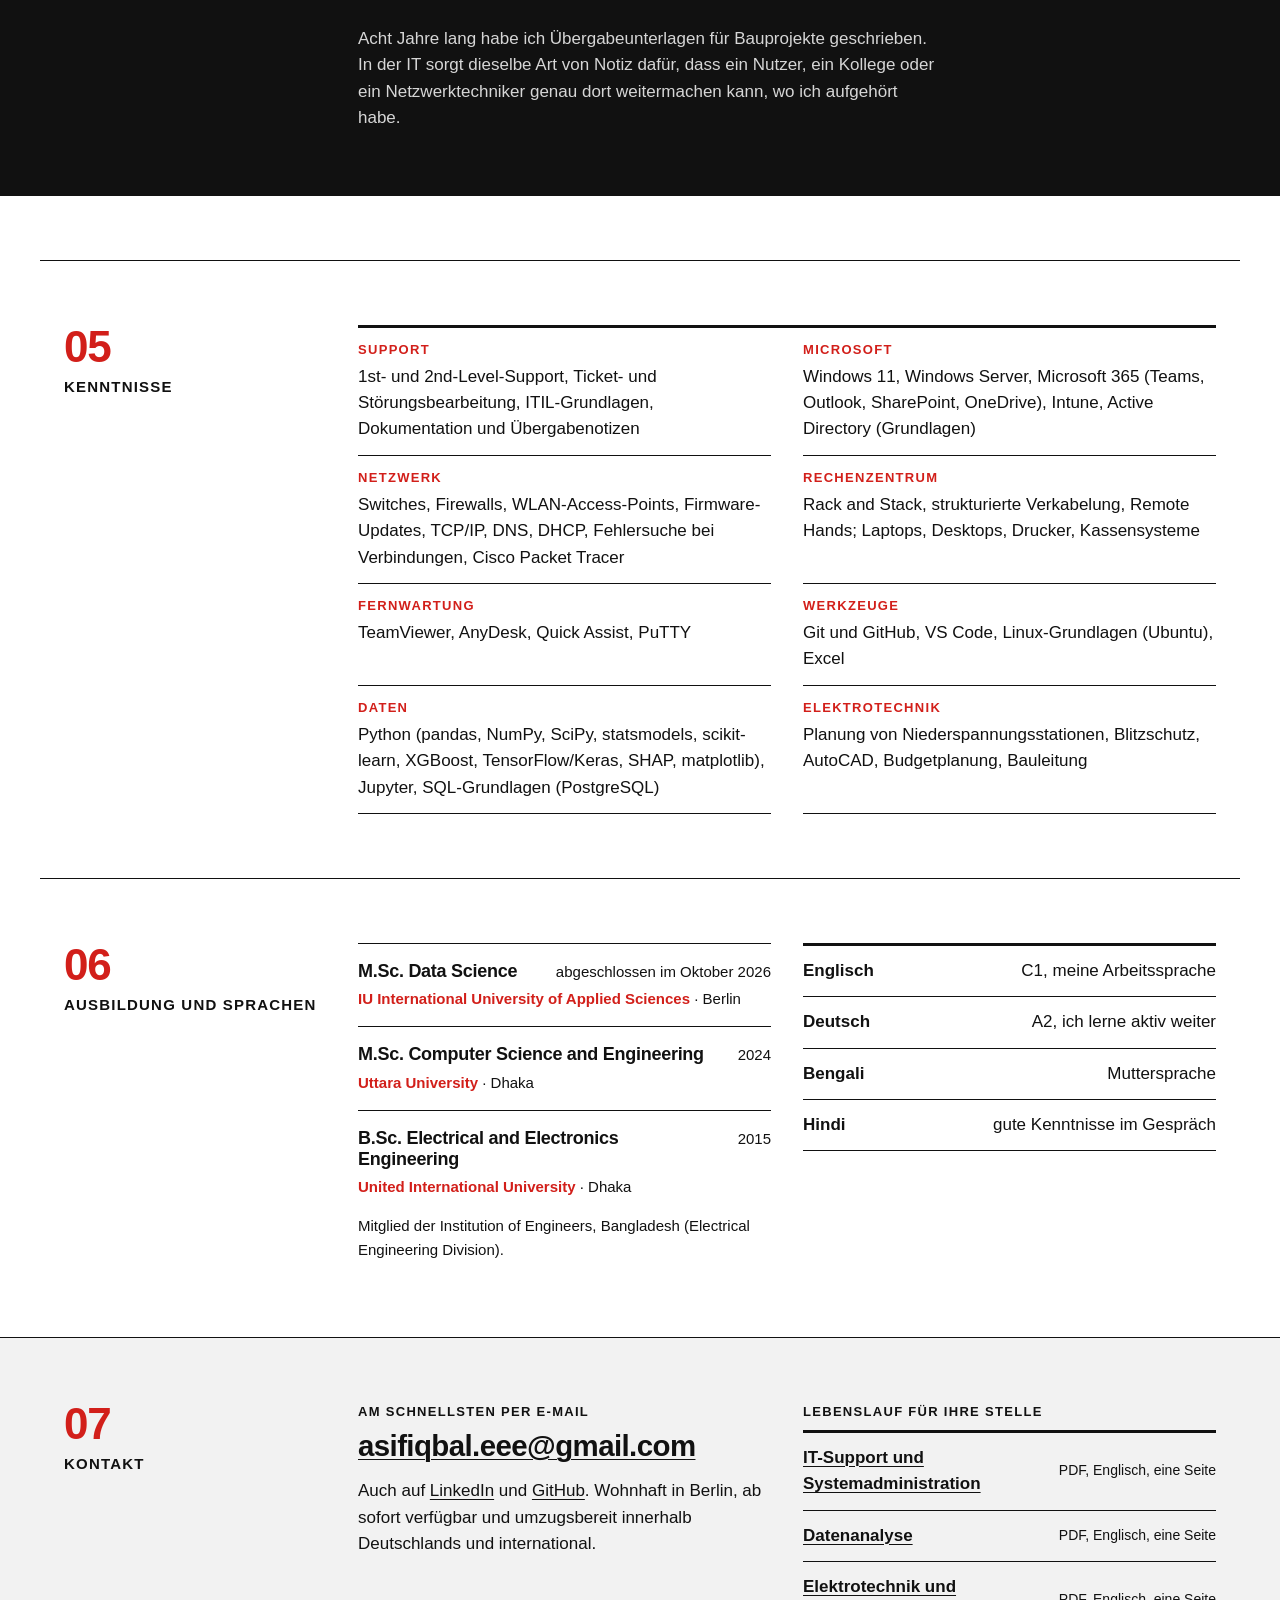
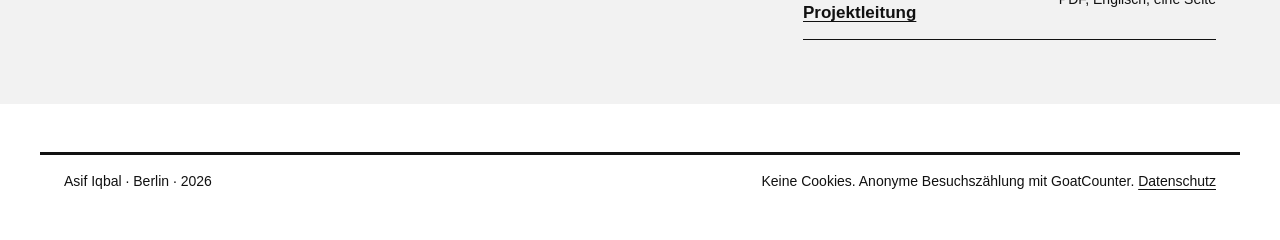
<file: de/index.html>
<!doctype html>
<html lang="de">
<head>
  <meta charset="utf-8">
  <meta name="viewport" content="width=device-width, initial-scale=1">
  <title>Asif Iqbal · IT-Support, Datenanalyse, Elektrotechnik · Berlin</title>
  <meta name="description" content="Asif Iqbal, Berlin. Seit 2024 IT-Support-Assistent bei Unternehmenskunden, davor acht Jahre Elektroplaner und Projektleiter, M.Sc. Data Science (2026). Ab sofort verfügbar, umzugsbereit.">
  <meta name="author" content="Asif Iqbal">
  <meta property="og:type" content="profile">
  <meta property="og:title" content="Asif Iqbal · IT-Support, Datenanalyse, Elektrotechnik">
  <meta property="og:description" content="IT-Support bei Unternehmenskunden in Berlin, acht Jahre Projekte in der Elektrotechnik, M.Sc. Data Science (2026).">
  <meta property="og:url" content="https://asifiu.github.io/de/">
  <meta property="og:image" content="https://asifiu.github.io/img/asif-iqbal.jpg">
  <meta property="og:locale" content="de_DE">
  <meta property="og:image:alt" content="Porträt von Asif Iqbal">
  <meta property="og:locale:alternate" content="en_US">
  <meta name="twitter:card" content="summary">
  <meta name="twitter:title" content="Asif Iqbal · IT-Support, Datenanalyse, Elektrotechnik · Berlin">
  <meta name="twitter:description" content="IT-Support bei Unternehmenskunden in Berlin, acht Jahre Projekte in der Elektrotechnik, M.Sc. Data Science (2026).">
  <meta name="twitter:image" content="https://asifiu.github.io/img/asif-iqbal.jpg">
  <link rel="canonical" href="https://asifiu.github.io/de/">
  <link rel="alternate" hreflang="en" href="https://asifiu.github.io/">
  <link rel="alternate" hreflang="de" href="https://asifiu.github.io/de/">
  <link rel="alternate" hreflang="x-default" href="https://asifiu.github.io/">
  <link rel="icon" href="../favicon.svg" type="image/svg+xml">
  <link rel="stylesheet" href="../tokens.css">
  <link rel="stylesheet" href="../theme.css">
  <link rel="stylesheet" href="../style.css">
  <script src="../site.js"></script>
  <script type="application/ld+json">
  {
    "@context": "https://schema.org",
    "@type": "Person",
    "name": "Asif Iqbal",
    "jobTitle": "IT-Support-Assistent",
    "url": "https://asifiu.github.io/de/",
    "image": "https://asifiu.github.io/img/asif-iqbal.jpg",
    "email": "mailto:asifiqbal.eee@gmail.com",
    "address": {
      "@type": "PostalAddress",
      "addressLocality": "Berlin",
      "addressCountry": "DE"
    },
    "alumniOf": [
      {
        "@type": "CollegeOrUniversity",
        "name": "IU International University of Applied Sciences",
        "address": "Berlin, Deutschland"
      },
      {
        "@type": "CollegeOrUniversity",
        "name": "Uttara University",
        "address": "Dhaka, Bangladesch"
      },
      {
        "@type": "CollegeOrUniversity",
        "name": "United International University",
        "address": "Dhaka, Bangladesch"
      }
    ],
    "knowsAbout": [
      "IT-Support",
      "Microsoft 365",
      "Microsoft Intune",
      "Netzwerkinstallation",
      "Rechenzentrumsbetrieb",
      "Python",
      "Datenanalyse",
      "Machine Learning",
      "Elektrotechnik",
      "Planung von Niederspannungsstationen",
      "Blitzschutz"
    ],
    "knowsLanguage": [
      "English",
      "German",
      "Bengali",
      "Hindi"
    ],
    "sameAs": [
      "https://www.linkedin.com/in/asif-iqbal-ds",
      "https://github.com/asifiu"
    ]
  }
  </script>
</head>
<body>
  <a class="skip" href="#main">Zum Inhalt springen</a>

  <header class="site">
    <div class="page site-inner">
      <a class="mark" href="#top"><img src="../favicon.svg" alt="" width="28" height="28">Asif Iqbal</a>
      <button class="menu-button" type="button" aria-expanded="false" aria-controls="site-nav" hidden>Menü</button>
      <nav id="site-nav" aria-label="Abschnitte">
        <a href="#roles">Stellen</a>
        <a href="#experience">Erfahrung</a>
        <a href="#projects">Projekte</a>
        <a href="#skills">Kenntnisse</a>
        <a href="#education">Ausbildung</a>
        <a href="#contact">Kontakt</a>
        <a class="lang" href="../" hreflang="en" lang="en" title="English version">EN</a>
        <a class="nav-cv" href="../cv/Asif_Iqbal_CV_IT_Support.pdf" data-goatcounter-click="cv-it-support" data-show="it" download>Lebenslauf</a>
        <a class="nav-cv" href="../cv/Asif_Iqbal_CV_Data_Analyst.pdf" data-goatcounter-click="cv-data-analyst" data-show="data" download hidden>Lebenslauf</a>
        <a class="nav-cv" href="../cv/Asif_Iqbal_CV_Electrical_Engineer.pdf" data-goatcounter-click="cv-electrical" data-show="ee" download hidden>Lebenslauf</a>
      </nav>
    </div>
  </header>

  <main id="main">
    <section class="intro page" id="top">
      <div class="intro-text">
        <h1>Asif Iqbal</h1>
        <p class="headline"><span data-show="it">IT-Support.<br>Datenanalyse.<br><em>Elektrotechnik.</em></span><span data-show="ee" hidden><em>Elektrotechnik.</em><br>IT-Support.<br>Datenanalyse.</span><span data-show="data" hidden>Datenanalyse.<br>IT-Support.<br><em>Elektrotechnik.</em></span></p>
        <p class="contact-line">Berlin, Deutschland · <a href="mailto:asifiqbal.eee@gmail.com" data-goatcounter-click="email">asifiqbal.eee@gmail.com</a> ·
          <a href="https://www.linkedin.com/in/asif-iqbal-ds" data-goatcounter-click="linkedin">LinkedIn</a> · <a href="https://github.com/asifiu" data-goatcounter-click="github">GitHub</a></p>
        <div class="intro-body">
          <div data-show="it">
            <p class="lede">Ich bin IT-Support-Assistent in Berlin. Seit Oktober 2024 arbeite ich bei Kunden vor Ort, zum Beispiel im Rechenzentrum von Vantage (BER 11), in Büros von JPMorgan Chase und in Filialen von Adidas und JD: Ich installiere Netzwerktechnik, richte Hardware für Nutzer ein und löse Probleme mit Windows 11 und Microsoft 365.</p>
            <p>Davor habe ich acht Jahre als Elektroplaner und Projektleiter in Dhaka gearbeitet. Ich habe meinen M.Sc. in Data Science an der IU in Berlin abgeschlossen (2026).</p>
          </div>
          <div data-show="ee" hidden>
            <p class="lede">Acht Jahre lang habe ich als Elektroplaner und Projektleiter in Dhaka gearbeitet: Ich habe Niederspannungsstationen und Blitzschutzanlagen für Gewerbe-, Industrie- und öffentliche Gebäude geplant, Angebote und Budgets erstellt und Projekte von der Planung bis zur Übergabe geleitet.</p>
            <p>Seit Oktober 2024 arbeite ich als IT-Support-Assistent bei Kunden vor Ort in Berlin, und ich habe meinen M.Sc. in Data Science an der IU in Berlin abgeschlossen (2026).</p>
          </div>
          <div data-show="data" hidden>
            <p class="lede">Für meine Masterarbeit in Data Science an der IU in Berlin habe ich eine reproduzierbare Python-Pipeline für 195 Sprachaufnahmen und handgezeichnete Spiralen gebaut und darin ein Datenleck gefunden und gemessen, das die AUC um 0,21 besser aussehen ließ.</p>
            <p>Seit Oktober 2024 arbeite ich als IT-Support-Assistent bei Kunden in Berlin, zum Beispiel im Rechenzentrum von Vantage (BER 11), bei JPMorgan Chase und in Filialen von Adidas und JD. Davor habe ich acht Jahre als Elektroplaner und Projektleiter in Dhaka gearbeitet.</p>
          </div>
          <p class="avail"><span class="tag">Ab sofort verfügbar</span> für eine Vollzeitstelle. Umzugsbereit innerhalb Deutschlands und international.</p>
          <p class="lang-note">Mein Deutsch ist auf Niveau A2, und ich lerne aktiv weiter. Meine Arbeitssprache ist Englisch.</p>

          <div class="focus" role="group" aria-labelledby="focusLabel" hidden>
            <span class="focus-label" id="focusLabel">Gesucht für</span>
            <div class="segmented">
              <button type="button" data-role="it" aria-pressed="true">IT-Support</button>
              <button type="button" data-role="data" aria-pressed="false">Datenanalyse</button>
              <button type="button" data-role="ee" aria-pressed="false">Elektrotechnik</button>
            </div>
          </div>
          <p class="actions">
            <a class="button" href="../cv/Asif_Iqbal_CV_IT_Support.pdf" data-goatcounter-click="cv-it-support" data-show="it" download>Lebenslauf herunterladen (PDF, Englisch)</a>
            <a class="button" href="../cv/Asif_Iqbal_CV_Data_Analyst.pdf" data-goatcounter-click="cv-data-analyst" data-show="data" download hidden>Lebenslauf Datenanalyse (PDF, Englisch)</a>
            <a class="button" href="../cv/Asif_Iqbal_CV_Electrical_Engineer.pdf" data-goatcounter-click="cv-electrical" data-show="ee" download hidden>Lebenslauf Elektrotechnik (PDF, Englisch)</a>
            <a class="button secondary" href="mailto:asifiqbal.eee@gmail.com" data-goatcounter-click="email">E-Mail schreiben</a>
          </p>
        </div>
      </div>
      <figure class="portrait">
        <img src="../img/asif-iqbal.jpg" width="320" height="400" alt="Porträt von Asif Iqbal">
      </figure>
    </section>

    <section class="page" aria-label="In Zahlen">
      <dl class="facts">
        <div data-for="it"><dt>02</dt><dd>Jahre IT-Support bei Unternehmenskunden in Berlin, vor Ort in Rechenzentren, Büros und Filialen</dd></div>
        <div data-for="ee"><dt>08</dt><dd>Jahre Projekte in der Elektrotechnik, von Planung und Budget bis zur Übergabe</dd></div>
        <div><dt>03</dt><dd>Abschlüsse: B.Sc. EEE, M.Sc. CSE und M.Sc. Data Science (2026)</dd></div>
        <div data-for="data" class="hot"><dt>+0,21</dt><dd>AUC, die eine fehlerhafte Datenaufteilung in meiner Masterarbeit vortäuschte; ich habe das gefunden und gemessen</dd></div>
      </dl>
    </section>

    <section class="band mist" id="roles">
      <div class="page">
        <h2>Stellen, auf die ich mich bewerbe</h2>
        <div class="roles">
          <article class="role" data-role="it">
            <div class="role-head"><h3>IT-Support und Systemadministration</h3><span class="picked" hidden>Ihre Auswahl</span></div>
            <ul>
              <li>1st- und 2nd-Level-Support, vor Ort und remote</li>
              <li>Switches, Firewalls, WLAN-Access-Points, Firmware-Updates</li>
              <li>Windows 11, Microsoft 365, Intune; Laptops, Drucker, Kassensysteme</li>
              <li>Arbeit im Rechenzentrum: Rack and Stack, Verkabelung, Remote Hands</li>
            </ul>
            <p class="role-foot"><a class="button secondary small" href="../cv/Asif_Iqbal_CV_IT_Support.pdf" data-goatcounter-click="cv-it-support" download>Lebenslauf IT (PDF, Englisch)</a></p>
          </article>
          <article class="role" data-role="data">
            <div class="role-head"><h3>Datenanalyse</h3><span class="picked" hidden>Ihre Auswahl</span></div>
            <ul>
              <li>Python von den Rohdaten bis zu den fertigen Grafiken</li>
              <li>Belastbare Auswertung: Kreuzvalidierung, AUC, Signifikanztests</li>
              <li>Datenlecks finden, bevor sie zu falschen Schlüssen führen</li>
              <li>Klare Grafiken und schriftliche Berichte; SQL-Grundlagen</li>
            </ul>
            <p class="role-foot"><a class="button secondary small" href="../cv/Asif_Iqbal_CV_Data_Analyst.pdf" data-goatcounter-click="cv-data-analyst" download>Lebenslauf Daten (PDF, Englisch)</a></p>
          </article>
          <article class="role" data-role="ee">
            <div class="role-head"><h3>Elektrotechnik und Projektleitung</h3><span class="picked" hidden>Ihre Auswahl</span></div>
            <ul>
              <li>Planung von Niederspannungsstationen und Blitzschutz</li>
              <li>AutoCAD-Pläne und Bestandszeichnungen</li>
              <li>Angebote, Budgets und Kostenkontrolle</li>
              <li>Bauleitung von der Planung bis zur Übergabe</li>
            </ul>
            <p class="role-foot"><a class="button secondary small" href="../cv/Asif_Iqbal_CV_Electrical_Engineer.pdf" data-goatcounter-click="cv-electrical" download>Lebenslauf Elektrotechnik (PDF, Englisch)</a></p>
          </article>
        </div>
      </div>
    </section>

    <section class="block page" id="experience">
      <h2>Erfahrung</h2>

      <article class="entry">
        <div class="entry-head"><h3>IT-Support-Assistent (freiberuflich)</h3><span class="dates">Okt. 2024 bis heute</span></div>
        <p class="org">Console IT · Technova Technologies · Brilliant Techno Services Ltd. <span>Berlin</span></p>
        <ul>
          <li>1st- und 2nd-Level-Support für Unternehmenskunden, vor Ort und remote.</li>
          <li>Installation, Konfiguration und Fehlersuche bei Switches, Firewalls und WLAN-Access-Points, einschließlich Firmware-Updates und Geräte-Upgrades.</li>
          <li>Rack-and-Stack-Arbeiten und strukturierte Verkabelung im Rechenzentrum; Remote Hands für externe Netzwerktechniker über TeamViewer, AnyDesk, Quick Assist und PuTTY.</li>
          <li>Einrichtung von Laptops, Desktops, Druckern und Kassensystemen und Lösung von Problemen mit Windows 11 und Microsoft 365 für Nutzer.</li>
          <li>Nach jedem Einsatz schreibe ich eine Übergabenotiz, damit der nächste Techniker weiß, was erledigt ist und was noch offen ist.</li>
        </ul>
        <p class="sites"><span>Kundenstandorte</span> Vantage Data Center (BER 11) · JPMorgan Chase · Adidas · JD</p>
      </article>

      <article class="entry">
        <div class="entry-head"><h3>Projektleitung Elektrotechnik</h3><span class="dates">Sep. 2016 bis Aug. 2024</span></div>
        <p class="org">Taufika Engineering Ltd. <span>Dhaka, Bangladesch</span></p>
        <ul>
          <li>Planung von Niederspannungsstationen (LT) und Blitzschutzanlagen für Gewerbe-, Industrie- und öffentliche Gebäude.</li>
          <li>Erstellung von Angeboten, Arbeitsplänen und Budgets sowie Kostenkontrolle, damit Projekte im Zeit- und Kostenrahmen blieben.</li>
          <li>Leitung von Projekten von der Planung bis zur Übergabe, in Abstimmung mit Kunden, Auftragnehmern und Baustellenteams.</li>
          <li>Einrichtung der Computer und Büronetzwerke auf den Baustellen und Unterstützung der Mitarbeiter bei Hardware- und Softwareproblemen.</li>
        </ul>
        <p class="sites"><span>Wichtige Projekte</span> 13 Buffer Godown Complex (Regierung von Bangladesch) · Colotex Apparel Ltd. · Lovello Factory</p>
      </article>
    </section>

    <section class="block page" id="projects">
      <h2>Projekte</h2>

      <article class="entry">
        <div class="entry-head"><h3>Früherkennung von Parkinson anhand von Stimme und Spiralzeichnungen</h3><span class="dates">2026</span></div>
        <p class="org">Masterarbeit, IU International University of Applied Sciences <span>Python</span></p>
        <div class="feature-grid">
          <div>
            <p>Eine reproduzierbare Python-Pipeline für zwei Arten klinischer Daten, 195 Sprachaufnahmen und handgezeichnete Spiralbilder, von der Datenbereinigung über die Modelle bis zu den fertigen Grafiken.</p>
            <p class="finding">Das wichtigste Ergebnis betraf die Daten, nicht das Modell. Die 195 Aufnahmen stammten von nur 32 Personen, deshalb landete bei einer zufälligen Aufteilung dieselbe Person in den Trainings- und in den Testdaten. Ich habe den Effekt gemessen: Die zufällige Aufteilung ließ die AUC im Durchschnitt um 0,21 besser aussehen.</p>
            <ul>
              <li>Acht Stimm-Modelle mit Kreuzvalidierung auf Personenebene verglichen und eines nach einer festen Regel ausgewählt.</li>
              <li>XGBoost für die Stimme mit DenseNet121 für die Bilder kombiniert; die Entscheidungen mit SHAP und Grad-CAM erklärt.</li>
              <li>30 automatische Prüfungen verbinden jede Zahl der Arbeit mit den Daten.</li>
            </ul>
            <p class="stack">pandas, NumPy, scikit-learn, XGBoost, TensorFlow/Keras, SHAP, statsmodels, matplotlib</p>
          </div>
          <div class="figures">
            <figure class="chart">
              <svg viewBox="0 0 340 310" role="img" aria-labelledby="splitTitle">
                <title id="splitTitle">Zufällige Aufteilung: Von jeder der vier Personen liegen Aufnahmen in den Trainings- und in den Testdaten, das Modell wird also mit Stimmen getestet, die es schon kennt; das ließ die AUC um 0,21 besser aussehen. Aufteilung nach Person: Jede Person ist entweder im Training oder im Test, nie in beiden.</title>
                <text x="0" y="12" class="head">Zufällige Aufteilung <tspan class="sub">Aufnahmen gemischt</tspan></text>
                <text x="68" y="30" class="col">Training</text><text x="172" y="30" class="col">Test</text>
                <line x1="120" y1="20" x2="120" y2="128" class="divider"/>
                <text x="0" y="51" class="person">P1</text>
                <rect x="26" y="38" width="84" height="18" rx="3" class="box"/>
                <g class="train"><rect x="30" y="42" width="10" height="10"/><rect x="43" y="42" width="10" height="10"/><rect x="56" y="42" width="10" height="10"/><rect x="69" y="42" width="10" height="10"/></g>
                <rect x="130" y="38" width="84" height="18" rx="3" class="box"/>
                <g class="test"><rect x="134" y="42" width="10" height="10"/><rect x="147" y="42" width="10" height="10"/></g>
                <path d="M110 47 Q120 35 130 47" class="leak-arc"/>
                <text x="0" y="73" class="person">P2</text>
                <rect x="26" y="60" width="84" height="18" rx="3" class="box"/>
                <g class="train"><rect x="30" y="64" width="10" height="10"/><rect x="43" y="64" width="10" height="10"/><rect x="56" y="64" width="10" height="10"/><rect x="69" y="64" width="10" height="10"/></g>
                <rect x="130" y="60" width="84" height="18" rx="3" class="box"/>
                <g class="test"><rect x="134" y="64" width="10" height="10"/><rect x="147" y="64" width="10" height="10"/></g>
                <path d="M110 69 Q120 57 130 69" class="leak-arc"/>
                <text x="0" y="95" class="person">P3</text>
                <rect x="26" y="82" width="84" height="18" rx="3" class="box"/>
                <g class="train"><rect x="30" y="86" width="10" height="10"/><rect x="43" y="86" width="10" height="10"/><rect x="56" y="86" width="10" height="10"/><rect x="69" y="86" width="10" height="10"/></g>
                <rect x="130" y="82" width="84" height="18" rx="3" class="box"/>
                <g class="test"><rect x="134" y="86" width="10" height="10"/><rect x="147" y="86" width="10" height="10"/></g>
                <path d="M110 91 Q120 79 130 91" class="leak-arc"/>
                <text x="0" y="117" class="person">P4</text>
                <rect x="26" y="104" width="84" height="18" rx="3" class="box"/>
                <g class="train"><rect x="30" y="108" width="10" height="10"/><rect x="43" y="108" width="10" height="10"/><rect x="56" y="108" width="10" height="10"/><rect x="69" y="108" width="10" height="10"/></g>
                <rect x="130" y="104" width="84" height="18" rx="3" class="box"/>
                <g class="test"><rect x="134" y="108" width="10" height="10"/><rect x="147" y="108" width="10" height="10"/></g>
                <path d="M110 113 Q120 101 130 113" class="leak-arc"/>
                <path d="M222 38 H228 V122 H222" class="bracket-bad"/>
                <text x="234" y="66" class="note-bad">Dieselben Personen</text>
                <text x="234" y="81" class="note-bad">auf beiden Seiten:</text>
                <text x="234" y="96" class="note-bad">AUC wirkt um</text>
                <text x="234" y="111" class="note-bad">0,21 besser</text>
                <text x="0" y="162" class="head">Aufteilung nach Person <tspan class="sub">jede Person auf einer Seite</tspan></text>
                <text x="68" y="180" class="col">Training</text><text x="172" y="180" class="col">Test</text>
                <line x1="120" y1="170" x2="120" y2="278" class="divider"/>
                <text x="0" y="201" class="person">P1</text>
                <rect x="26" y="188" width="84" height="18" rx="3" class="box"/>
                <g class="train"><rect x="30" y="192" width="10" height="10"/><rect x="43" y="192" width="10" height="10"/><rect x="56" y="192" width="10" height="10"/><rect x="69" y="192" width="10" height="10"/><rect x="82" y="192" width="10" height="10"/><rect x="95" y="192" width="10" height="10"/></g>
                <text x="0" y="223" class="person">P2</text>
                <rect x="26" y="210" width="84" height="18" rx="3" class="box"/>
                <g class="train"><rect x="30" y="214" width="10" height="10"/><rect x="43" y="214" width="10" height="10"/><rect x="56" y="214" width="10" height="10"/><rect x="69" y="214" width="10" height="10"/><rect x="82" y="214" width="10" height="10"/><rect x="95" y="214" width="10" height="10"/></g>
                <text x="0" y="245" class="person">P3</text>
                <rect x="26" y="232" width="84" height="18" rx="3" class="box"/>
                <g class="train"><rect x="30" y="236" width="10" height="10"/><rect x="43" y="236" width="10" height="10"/><rect x="56" y="236" width="10" height="10"/><rect x="69" y="236" width="10" height="10"/><rect x="82" y="236" width="10" height="10"/><rect x="95" y="236" width="10" height="10"/></g>
                <text x="0" y="267" class="person">P4</text>
                <rect x="130" y="254" width="84" height="18" rx="3" class="box"/>
                <g class="test"><rect x="134" y="258" width="10" height="10"/><rect x="147" y="258" width="10" height="10"/><rect x="160" y="258" width="10" height="10"/><rect x="173" y="258" width="10" height="10"/><rect x="186" y="258" width="10" height="10"/><rect x="199" y="258" width="10" height="10"/></g>
                <path d="M222 188 H228 V272 H222" class="bracket-ok"/>
                <text x="234" y="216" class="note-ok">Keine Person auf</text>
                <text x="234" y="231" class="note-ok">beiden Seiten:</text>
                <text x="234" y="246" class="note-ok">ein ehrlicher Test</text>
                <g class="legend"><rect x="0" y="292" width="10" height="10" class="train-key"/><text x="15" y="301">Training</text><rect x="74" y="292" width="10" height="10" class="test-key"/><text x="89" y="301">Test</text><rect x="124" y="290" width="22" height="14" rx="3" class="box"/><text x="151" y="301">eine Person</text><text x="226" y="301">Quadrat: 1 Aufnahme</text></g>
              </svg>
              <figcaption>Warum die Aufteilung wichtig ist: Bei einer zufälligen Aufteilung wird das Modell mit Personen getestet, deren Stimmen es schon gehört hat. Eine Skizze mit vier Personen; in der Studie waren es 32.</figcaption>
            </figure>
            <figure class="chart">
              <svg viewBox="0 0 340 142" role="img" aria-labelledby="chartTitle">
                <title id="chartTitle">Test-AUC auf einer Skala von 0,50 (Raten) bis 1,00: Stimme 0,760, Bilder 0,901, kombiniert 0,927. Der Unterschied zwischen Bildern und Kombination ist statistisch nicht signifikant (McNemar-Test).</title>
                <line x1="84.0" y1="16" x2="84.0" y2="108" class="chance"/>
                <line x1="204.0" y1="16" x2="204.0" y2="108" class="grid"/>
                <line x1="324.0" y1="16" x2="324.0" y2="108" class="grid"/>
                <text x="0" y="35" class="lbl">Stimme</text>
                <line x1="84.0" y1="30" x2="208.8" y2="30" class="stem"/>
                <circle cx="208.8" cy="30" r="6" class="cmp"/>
                <text x="218.8" y="35" class="val">0,760</text>
                <text x="0" y="67" class="lbl">Bilder</text>
                <line x1="84.0" y1="62" x2="276.5" y2="62" class="stem"/>
                <circle cx="276.5" cy="62" r="6" class="cmp"/>
                <text x="286.5" y="67" class="val">0,901</text>
                <text x="0" y="99" class="lbl">Kombiniert</text>
                <line x1="84.0" y1="94" x2="289.0" y2="94" class="stem"/>
                <circle cx="289.0" cy="94" r="6" class="main"/>
                <text x="299.0" y="99" class="val strong">0,927</text>
                <path d="M268 62 H262 V94 H268" class="bracket"/>
                <rect x="96" y="70" width="162" height="16" class="note-bg"/>
                <text x="256" y="82" class="note" text-anchor="end">nicht signifikant (McNemar)</text>
                <text x="84.0" y="124" class="tick" text-anchor="middle">0,50</text>
                <text x="84.0" y="138" class="tick" text-anchor="middle">Raten</text>
                <text x="204.0" y="124" class="tick" text-anchor="middle">0,75</text>
                <text x="324.0" y="124" class="tick" text-anchor="end">1,00</text>
              </svg>
              <figcaption>Test-AUC, höher ist besser; 0,50 entspricht Raten. Der Gewinn durch die Kombination war statistisch nicht signifikant (McNemar-Test), und die Arbeit sagt das auch so.</figcaption>
            </figure>
          </div>
        </div>
      </article>

      <div class="two-col">
        <article class="entry card">
          <div class="entry-head"><h3>Ideal Function Matcher</h3><span class="dates">2025</span></div>
          <p class="org">Programming with Python, IU <span>Python</span></p>
          <p>Ordnet Messdaten mit der Methode der kleinsten Quadrate und einer √2-Schwellenregel der besten von 50 idealen Funktionen zu, speichert die Ergebnisse in SQLite und zeichnet ein interaktives Bokeh-Diagramm. Mit pytest getestet.</p>
          <figure class="chart sketch">
            <svg viewBox="0 0 340 146" role="img" aria-labelledby="matchTitle">
              <title id="matchTitle">Skizze der Zuordnungsregel: Ein Testpunkt wird einer idealen Funktion nur zugeordnet, wenn er innerhalb eines Bandes von Wurzel 2 mal der größten Trainingsabweichung liegt. Sechs Punkte im Band werden zugeordnet, zwei außerhalb nicht.</title>
              <path d="M8 58.0 L12 60.2 L16 62.4 L20 64.5 L24 66.6 L28 68.6 L32 70.5 L36 72.2 L40 73.8 L44 75.3 L48 76.6 L52 77.7 L56 78.6 L60 79.2 L64 79.7 L68 80.0 L72 80.0 L76 79.8 L80 79.4 L84 78.7 L88 77.9 L92 76.9 L96 75.6 L100 74.2 L104 72.7 L108 70.9 L112 69.1 L116 67.1 L120 65.1 L124 62.9 L128 60.8 L132 58.6 L136 56.3 L140 54.1 L144 52.0 L148 49.9 L152 47.9 L156 46.0 L160 44.2 L164 42.5 L168 41.0 L172 39.7 L176 38.6 L180 37.6 L184 36.9 L188 36.4 L192 36.1 L196 36.0 L200 36.1 L204 36.5 L208 37.1 L212 37.9 L216 38.9 L220 40.0 L224 41.4 L228 42.9 L232 44.6 L236 46.4 L240 48.4 L244 50.4 L248 52.5 L252 54.7 L256 56.9 L260 59.1 L264 61.3 L268 63.5 L272 65.6 L276 67.6 L280 69.6 L284 71.4 L288 73.1 L292 74.6 L296 76.0 L300 77.1 L304 78.1 L308 78.9 L312 79.5 L316 79.9 L320 80.0 L324 79.9 L328 79.6 L332 79.1 L332 111.1 L328 111.6 L324 111.9 L320 112.0 L316 111.9 L312 111.5 L308 110.9 L304 110.1 L300 109.1 L296 108.0 L292 106.6 L288 105.1 L284 103.4 L280 101.6 L276 99.6 L272 97.6 L268 95.5 L264 93.3 L260 91.1 L256 88.9 L252 86.7 L248 84.5 L244 82.4 L240 80.4 L236 78.4 L232 76.6 L228 74.9 L224 73.4 L220 72.0 L216 70.9 L212 69.9 L208 69.1 L204 68.5 L200 68.1 L196 68.0 L192 68.1 L188 68.4 L184 68.9 L180 69.6 L176 70.6 L172 71.7 L168 73.0 L164 74.5 L160 76.2 L156 78.0 L152 79.9 L148 81.9 L144 84.0 L140 86.1 L136 88.3 L132 90.6 L128 92.8 L124 94.9 L120 97.1 L116 99.1 L112 101.1 L108 102.9 L104 104.7 L100 106.2 L96 107.6 L92 108.9 L88 109.9 L84 110.7 L80 111.4 L76 111.8 L72 112.0 L68 112.0 L64 111.7 L60 111.2 L56 110.6 L52 109.7 L48 108.6 L44 107.3 L40 105.8 L36 104.2 L32 102.5 L28 100.6 L24 98.6 L20 96.5 L16 94.4 L12 92.2 L8 90.0 Z" class="band"/>
              <path d="M8 74.0 L12 76.2 L16 78.4 L20 80.5 L24 82.6 L28 84.6 L32 86.5 L36 88.2 L40 89.8 L44 91.3 L48 92.6 L52 93.7 L56 94.6 L60 95.2 L64 95.7 L68 96.0 L72 96.0 L76 95.8 L80 95.4 L84 94.7 L88 93.9 L92 92.9 L96 91.6 L100 90.2 L104 88.7 L108 86.9 L112 85.1 L116 83.1 L120 81.1 L124 78.9 L128 76.8 L132 74.6 L136 72.3 L140 70.1 L144 68.0 L148 65.9 L152 63.9 L156 62.0 L160 60.2 L164 58.5 L168 57.0 L172 55.7 L176 54.6 L180 53.6 L184 52.9 L188 52.4 L192 52.1 L196 52.0 L200 52.1 L204 52.5 L208 53.1 L212 53.9 L216 54.9 L220 56.0 L224 57.4 L228 58.9 L232 60.6 L236 62.4 L240 64.4 L244 66.4 L248 68.5 L252 70.7 L256 72.9 L260 75.1 L264 77.3 L268 79.5 L272 81.6 L276 83.6 L280 85.6 L284 87.4 L288 89.1 L292 90.6 L296 92.0 L300 93.1 L304 94.1 L308 94.9 L312 95.5 L316 95.9 L320 96.0 L324 95.9 L328 95.6 L332 95.1" class="ideal"/>
              <circle cx="40" cy="96.8" r="4.5" class="hit"/>
              <circle cx="92" cy="83.9" r="4.5" class="hit"/>
              <circle cx="150" cy="69.9" r="4.5" class="hit"/>
              <circle cx="200" cy="46.1" r="4.5" class="hit"/>
              <circle cx="258" cy="83.0" r="4.5" class="hit"/>
              <circle cx="306" cy="90.6" r="4.5" class="hit"/>
              <circle cx="120" cy="51.1" r="4.5" class="miss"/>
              <circle cx="232" cy="91.6" r="4.5" class="miss"/>
              <g class="legend"><rect x="0" y="4" width="16" height="10" class="band"/><text x="21" y="13">Band: √2 × größte Trainingsabweichung</text><circle cx="5" cy="136" r="4.5" class="hit"/><text x="14" y="140">zugeordnet</text><circle cx="94" cy="136" r="4.5" class="miss"/><text x="103" y="140">nicht zugeordnet</text></g>
            </svg>
            <figcaption>Skizze der Regel: Ein Testpunkt zählt nur dann für eine ideale Funktion, wenn er im Band liegt.</figcaption>
          </figure>
          <p class="stack">pandas, NumPy, SQLAlchemy, Bokeh, pytest</p>
          <p class="card-foot"><a class="button secondary small" href="https://github.com/asifiu/iu-programming-assignment" data-goatcounter-click="github-ideal-function-matcher">Code auf GitHub</a></p>
        </article>
        <article class="entry card">
          <div class="entry-head"><h3>13 Buffer Godown Complex</h3><span class="dates">Taufika</span></div>
          <p class="org">Regierung von Bangladesch <span>Elektroarbeiten</span></p>
          <p>Elektroarbeiten für einen staatlichen Lagerkomplex: Planung der Niederspannungsstation, Blitzschutz, AutoCAD-Pläne und Bestandszeichnungen, Budgets und Bauleitung bis zur Übergabe.</p>
        </article>
      </div>
    </section>

    <section class="band accent" aria-labelledby="howTitle">
      <div class="page">
        <h2 id="howTitle">Wie ich arbeite</h2>
        <blockquote class="quote">
          <p>Nach jedem Einsatz schreibe ich eine Übergabenotiz, damit der nächste Techniker weiß, was erledigt ist und was noch offen ist.</p>
        </blockquote>
        <p class="after-quote">Acht Jahre lang habe ich Übergabeunterlagen für Bauprojekte geschrieben. In der IT sorgt dieselbe Art von Notiz dafür, dass ein Nutzer, ein Kollege oder ein Netzwerktechniker genau dort weitermachen kann, wo ich aufgehört habe.</p>
      </div>
    </section>

    <section class="block page" id="skills">
      <h2>Kenntnisse</h2>
      <dl class="skills">
        <div data-for="it"><dt>Support</dt><dd>1st- und 2nd-Level-Support, Ticket- und Störungsbearbeitung, ITIL-Grundlagen, Dokumentation und Übergabenotizen</dd></div>
        <div data-for="it"><dt>Microsoft</dt><dd>Windows 11, Windows Server, Microsoft 365 (Teams, Outlook, SharePoint, OneDrive), Intune, Active Directory (Grundlagen)</dd></div>
        <div data-for="it"><dt>Netzwerk</dt><dd>Switches, Firewalls, WLAN-Access-Points, Firmware-Updates, TCP/IP, DNS, DHCP, Fehlersuche bei Verbindungen, Cisco Packet Tracer</dd></div>
        <div data-for="it"><dt>Rechenzentrum</dt><dd>Rack and Stack, strukturierte Verkabelung, Remote Hands; Laptops, Desktops, Drucker, Kassensysteme</dd></div>
        <div data-for="it"><dt>Fernwartung</dt><dd>TeamViewer, AnyDesk, Quick Assist, PuTTY</dd></div>
        <div data-for="data"><dt>Daten</dt><dd>Python (pandas, NumPy, SciPy, statsmodels, scikit-learn, XGBoost, TensorFlow/Keras, SHAP, matplotlib), Jupyter, SQL-Grundlagen (PostgreSQL)</dd></div>
        <div data-for="ee"><dt>Elektrotechnik</dt><dd>Planung von Niederspannungsstationen, Blitzschutz, AutoCAD, Budgetplanung, Bauleitung</dd></div>
        <div data-for="it data"><dt>Werkzeuge</dt><dd>Git und GitHub, VS Code, Linux-Grundlagen (Ubuntu), Excel</dd></div>
      </dl>
    </section>

    <section class="block page" id="education">
      <h2>Ausbildung und Sprachen</h2>
      <div class="two-col">
        <div>
          <article class="entry compact">
            <div class="entry-head"><h3>M.Sc. Data Science</h3><span class="dates">abgeschlossen im Oktober 2026</span></div>
            <p class="org">IU International University of Applied Sciences <span>Berlin</span></p>
          </article>
          <article class="entry compact">
            <div class="entry-head"><h3>M.Sc. Computer Science and Engineering</h3><span class="dates">2024</span></div>
            <p class="org">Uttara University <span>Dhaka</span></p>
          </article>
          <article class="entry compact">
            <div class="entry-head"><h3>B.Sc. Electrical and Electronics Engineering</h3><span class="dates">2015</span></div>
            <p class="org">United International University <span>Dhaka</span></p>
          </article>
          <p class="plain">Mitglied der Institution of Engineers, Bangladesh (Electrical Engineering Division).</p>
        </div>
        <dl class="languages">
          <div><dt>Englisch</dt><dd>C1, meine Arbeitssprache</dd></div>
          <div><dt>Deutsch</dt><dd>A2, ich lerne aktiv weiter</dd></div>
          <div><dt>Bengali</dt><dd>Muttersprache</dd></div>
          <div><dt>Hindi</dt><dd>gute Kenntnisse im Gespräch</dd></div>
        </dl>
      </div>
    </section>

    <section class="band mist contact" id="contact">
      <div class="page">
        <h2>Kontakt</h2>
        <div class="two-col">
          <div>
            <p class="contact-label">Am schnellsten per E-Mail</p>
            <p class="contact-email"><a href="mailto:asifiqbal.eee@gmail.com" data-goatcounter-click="email">asifiqbal.eee@gmail.com</a></p>
            <p>Auch auf <a href="https://www.linkedin.com/in/asif-iqbal-ds" data-goatcounter-click="linkedin">LinkedIn</a> und <a href="https://github.com/asifiu" data-goatcounter-click="github">GitHub</a>. Wohnhaft in Berlin, ab sofort verfügbar und umzugsbereit innerhalb Deutschlands und international.</p>
          </div>
          <div>
            <p class="contact-label">Lebenslauf für Ihre Stelle</p>
            <ul class="downloads">
              <li><a href="../cv/Asif_Iqbal_CV_IT_Support.pdf" data-goatcounter-click="cv-it-support" download>IT-Support und Systemadministration</a><span>PDF, Englisch, eine Seite</span></li>
              <li><a href="../cv/Asif_Iqbal_CV_Data_Analyst.pdf" data-goatcounter-click="cv-data-analyst" download>Datenanalyse</a><span>PDF, Englisch, eine Seite</span></li>
              <li><a href="../cv/Asif_Iqbal_CV_Electrical_Engineer.pdf" data-goatcounter-click="cv-electrical" download>Elektrotechnik und Projektleitung</a><span>PDF, Englisch, eine Seite</span></li>
            </ul>
          </div>
        </div>
      </div>
    </section>
  </main>

  <footer class="page site-foot">
    <p>Asif Iqbal · Berlin · 2026</p>
    <p>Keine Cookies. Anonyme Besuchszählung mit GoatCounter. <a href="datenschutz.html">Datenschutz</a></p>
  </footer>
  <script data-goatcounter="https://asifiqbal.goatcounter.com/count" async src="https://gc.zgo.at/count.v5.js"
          crossorigin="anonymous" integrity="sha384-atnOLvQb9t+jTSipvd75X2yginT4PjVbqDdlJAmxMm+wYElFmeR6EmLP5bYeoRVQ"></script>
</body>
</html>
</file>
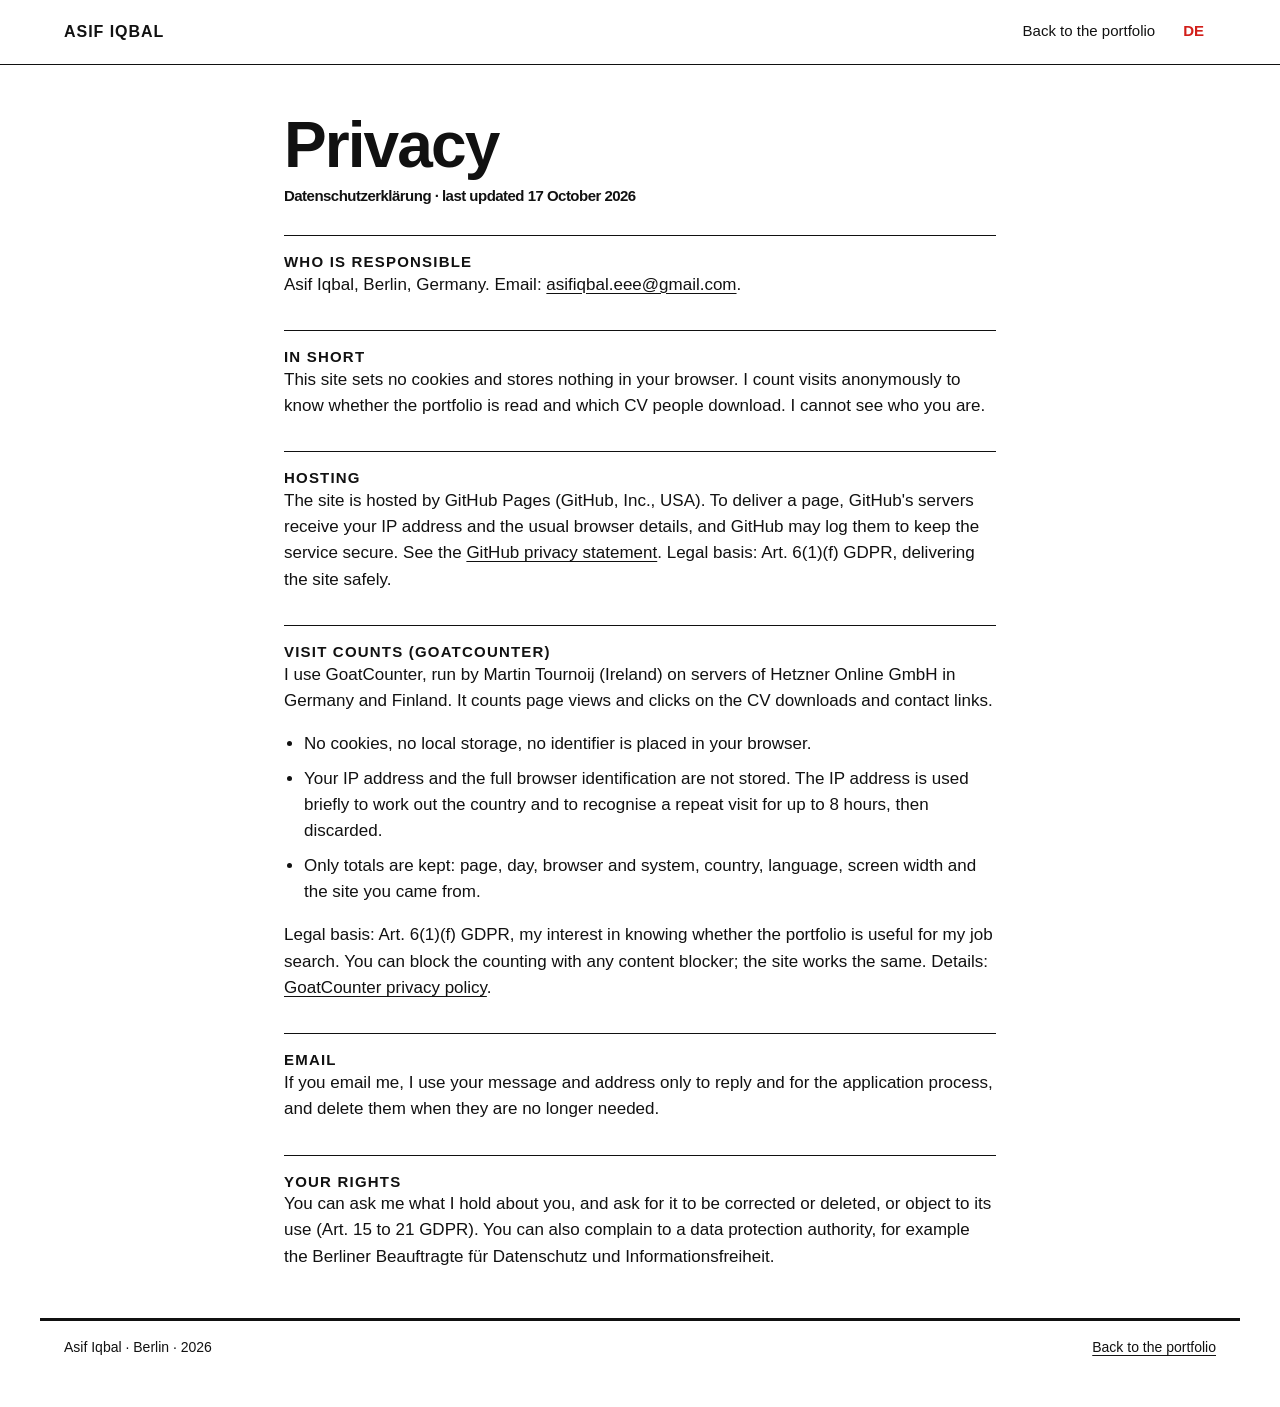
<file: privacy.html>
<!doctype html>
<html lang="en">
<head>
  <meta charset="utf-8">
  <meta name="viewport" content="width=device-width, initial-scale=1">
  <title>Privacy · Asif Iqbal</title>
  <meta name="robots" content="noindex">
  <link rel="alternate" hreflang="de" href="https://asifiu.github.io/de/datenschutz.html">
  <link rel="icon" href="favicon.svg" type="image/svg+xml">
  <link rel="stylesheet" href="tokens.css">
  <link rel="stylesheet" href="theme.css">
  <link rel="stylesheet" href="style.css">
</head>
<body>
  <a class="skip" href="#main">Skip to content</a>

  <header class="site">
    <div class="page site-inner">
      <a class="mark" href="./"><img src="favicon.svg" alt="" width="28" height="28">Asif Iqbal</a>
      <nav aria-label="Back"><a href="./">Back to the portfolio</a><a class="lang" href="de/datenschutz.html" hreflang="de" lang="de" title="Deutsche Version">DE</a></nav>
    </div>
  </header>

  <main class="page legal" id="main">
    <h1>Privacy</h1>
    <p class="headline">Datenschutzerklärung · last updated 17 October 2026</p>

    <section class="block">
      <h2>Who is responsible</h2>
      <p>Asif Iqbal, Berlin, Germany. Email: <a href="mailto:asifiqbal.eee@gmail.com">asifiqbal.eee@gmail.com</a>.</p>
    </section>

    <section class="block">
      <h2>In short</h2>
      <p>This site sets no cookies and stores nothing in your browser. I count visits anonymously to know whether
        the portfolio is read and which CV people download. I cannot see who you are.</p>
    </section>

    <section class="block">
      <h2>Hosting</h2>
      <p>The site is hosted by GitHub Pages (GitHub, Inc., USA). To deliver a page, GitHub's servers receive your
        IP address and the usual browser details, and GitHub may log them to keep the service secure.
        See the <a href="https://docs.github.com/en/site-policy/privacy-policies/github-general-privacy-statement">GitHub privacy statement</a>.
        Legal basis: Art. 6(1)(f) GDPR, delivering the site safely.</p>
    </section>

    <section class="block">
      <h2>Visit counts (GoatCounter)</h2>
      <p>I use GoatCounter, run by Martin Tournoij (Ireland) on servers of Hetzner Online GmbH in Germany and Finland.
        It counts page views and clicks on the CV downloads and contact links.</p>
      <ul class="legal-list">
        <li>No cookies, no local storage, no identifier is placed in your browser.</li>
        <li>Your IP address and the full browser identification are not stored. The IP address is used briefly
          to work out the country and to recognise a repeat visit for up to 8 hours, then discarded.</li>
        <li>Only totals are kept: page, day, browser and system, country, language, screen width and the site
          you came from.</li>
      </ul>
      <p>Legal basis: Art. 6(1)(f) GDPR, my interest in knowing whether the portfolio is useful for my job search.
        You can block the counting with any content blocker; the site works the same.
        Details: <a href="https://www.goatcounter.com/help/privacy">GoatCounter privacy policy</a>.</p>
    </section>

    <section class="block">
      <h2>Email</h2>
      <p>If you email me, I use your message and address only to reply and for the application process, and
        delete them when they are no longer needed.</p>
    </section>

    <section class="block">
      <h2>Your rights</h2>
      <p>You can ask me what I hold about you, and ask for it to be corrected or deleted, or object to its use
        (Art. 15 to 21 GDPR). You can also complain to a data protection authority, for example the Berliner
        Beauftragte für Datenschutz und Informationsfreiheit.</p>
    </section>
  </main>

  <footer class="page site-foot">
    <p>Asif Iqbal · Berlin · 2026</p>
    <p><a href="./">Back to the portfolio</a></p>
  </footer>
  <script data-goatcounter="https://asifiqbal.goatcounter.com/count" async src="https://gc.zgo.at/count.v5.js"
          crossorigin="anonymous" integrity="sha384-atnOLvQb9t+jTSipvd75X2yginT4PjVbqDdlJAmxMm+wYElFmeR6EmLP5bYeoRVQ"></script>
</body>
</html>
</file>
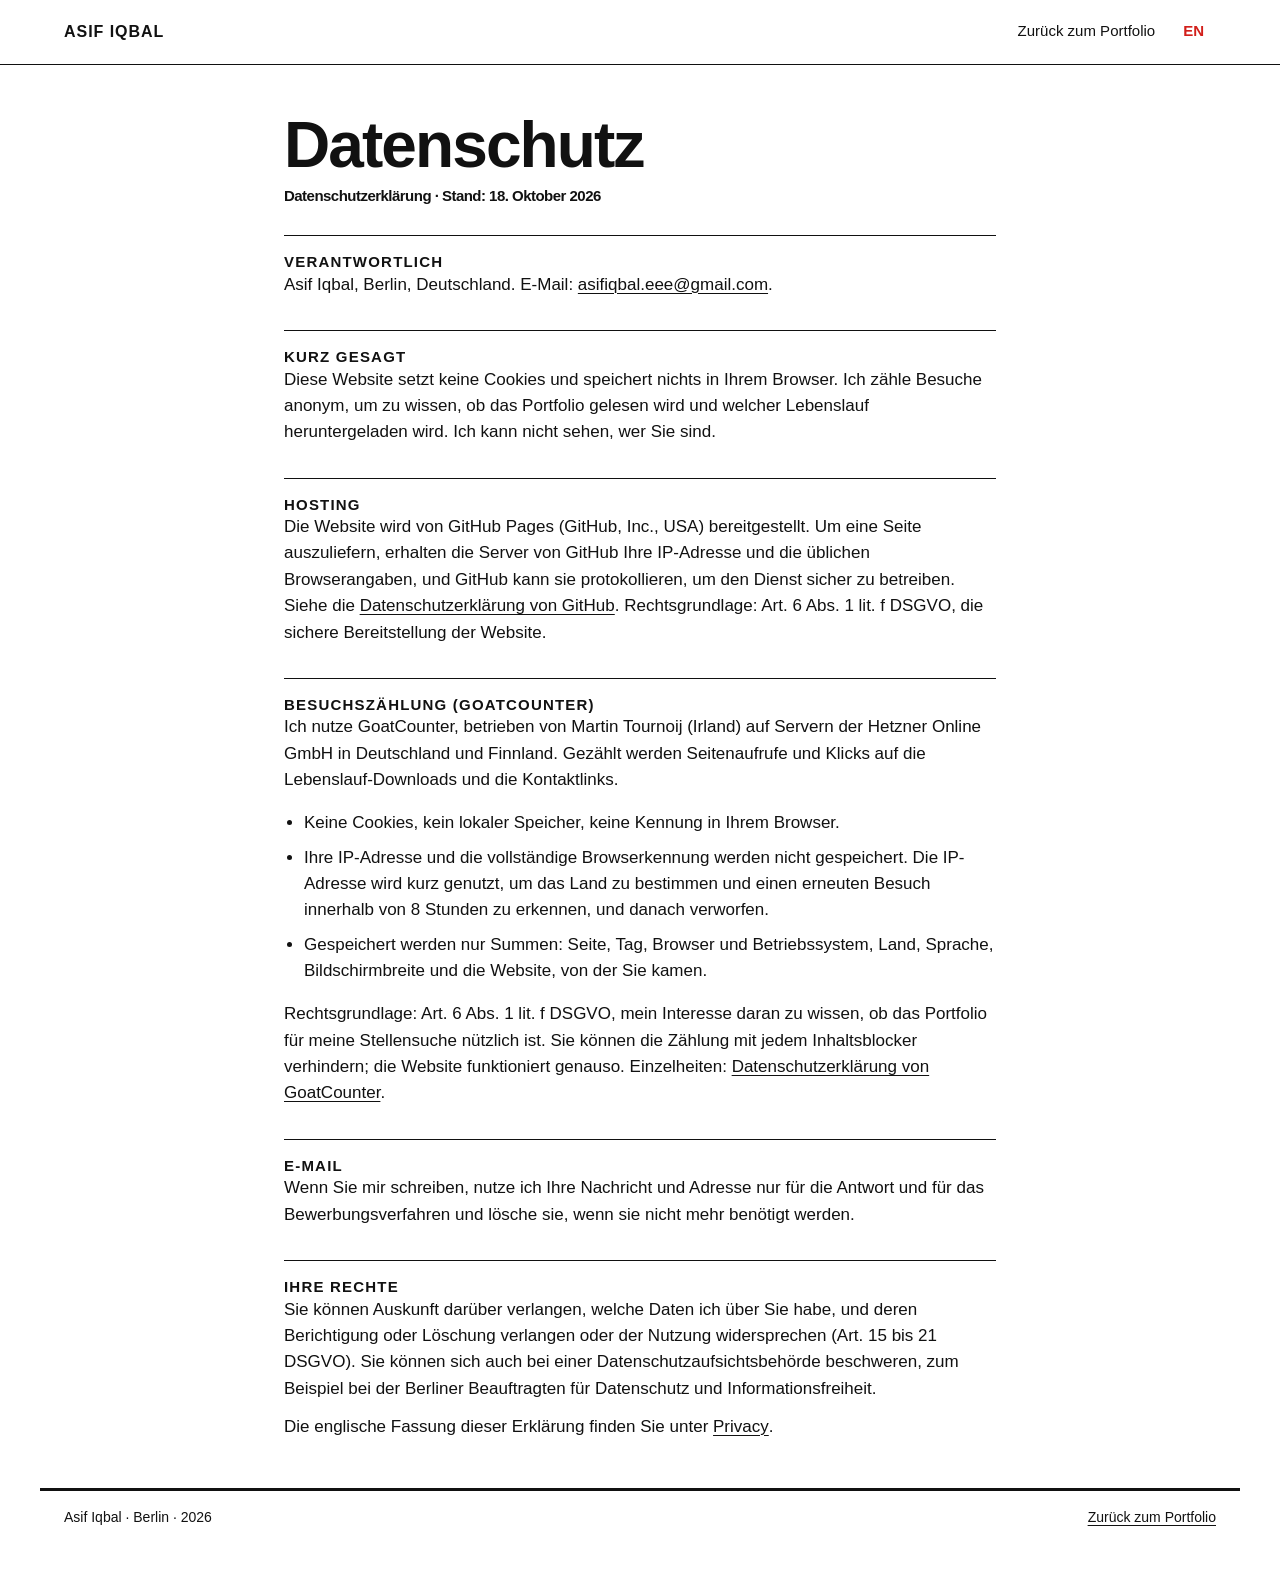
<file: de/datenschutz.html>
<!doctype html>
<html lang="de">
<head>
  <meta charset="utf-8">
  <meta name="viewport" content="width=device-width, initial-scale=1">
  <title>Datenschutz · Asif Iqbal</title>
  <meta name="robots" content="noindex">
  <link rel="alternate" hreflang="en" href="https://asifiu.github.io/privacy.html">
  <link rel="icon" href="../favicon.svg" type="image/svg+xml">
  <link rel="stylesheet" href="../tokens.css">
  <link rel="stylesheet" href="../theme.css">
  <link rel="stylesheet" href="../style.css">
</head>
<body>
  <a class="skip" href="#main">Zum Inhalt springen</a>

  <header class="site">
    <div class="page site-inner">
      <a class="mark" href="./"><img src="../favicon.svg" alt="" width="28" height="28">Asif Iqbal</a>
      <nav aria-label="Zurück"><a href="./">Zurück zum Portfolio</a><a class="lang" href="../privacy.html" hreflang="en" lang="en" title="English version">EN</a></nav>
    </div>
  </header>

  <main class="page legal" id="main">
    <h1>Datenschutz</h1>
    <p class="headline">Datenschutzerklärung · Stand: 18. Oktober 2026</p>

    <section class="block">
      <h2>Verantwortlich</h2>
      <p>Asif Iqbal, Berlin, Deutschland. E-Mail: <a href="mailto:asifiqbal.eee@gmail.com">asifiqbal.eee@gmail.com</a>.</p>
    </section>

    <section class="block">
      <h2>Kurz gesagt</h2>
      <p>Diese Website setzt keine Cookies und speichert nichts in Ihrem Browser. Ich zähle Besuche anonym, um zu wissen,
        ob das Portfolio gelesen wird und welcher Lebenslauf heruntergeladen wird. Ich kann nicht sehen, wer Sie sind.</p>
    </section>

    <section class="block">
      <h2>Hosting</h2>
      <p>Die Website wird von GitHub Pages (GitHub, Inc., USA) bereitgestellt. Um eine Seite auszuliefern, erhalten die Server
        von GitHub Ihre IP-Adresse und die üblichen Browserangaben, und GitHub kann sie protokollieren, um den Dienst sicher zu
        betreiben. Siehe die <a href="https://docs.github.com/en/site-policy/privacy-policies/github-general-privacy-statement">Datenschutzerklärung von GitHub</a>.
        Rechtsgrundlage: Art. 6 Abs. 1 lit. f DSGVO, die sichere Bereitstellung der Website.</p>
    </section>

    <section class="block">
      <h2>Besuchszählung (GoatCounter)</h2>
      <p>Ich nutze GoatCounter, betrieben von Martin Tournoij (Irland) auf Servern der Hetzner Online GmbH in Deutschland und
        Finnland. Gezählt werden Seitenaufrufe und Klicks auf die Lebenslauf-Downloads und die Kontaktlinks.</p>
      <ul class="legal-list">
        <li>Keine Cookies, kein lokaler Speicher, keine Kennung in Ihrem Browser.</li>
        <li>Ihre IP-Adresse und die vollständige Browserkennung werden nicht gespeichert. Die IP-Adresse wird kurz genutzt,
          um das Land zu bestimmen und einen erneuten Besuch innerhalb von 8 Stunden zu erkennen, und danach verworfen.</li>
        <li>Gespeichert werden nur Summen: Seite, Tag, Browser und Betriebssystem, Land, Sprache, Bildschirmbreite und die
          Website, von der Sie kamen.</li>
      </ul>
      <p>Rechtsgrundlage: Art. 6 Abs. 1 lit. f DSGVO, mein Interesse daran zu wissen, ob das Portfolio für meine Stellensuche
        nützlich ist. Sie können die Zählung mit jedem Inhaltsblocker verhindern; die Website funktioniert genauso.
        Einzelheiten: <a href="https://www.goatcounter.com/help/privacy">Datenschutzerklärung von GoatCounter</a>.</p>
    </section>

    <section class="block">
      <h2>E-Mail</h2>
      <p>Wenn Sie mir schreiben, nutze ich Ihre Nachricht und Adresse nur für die Antwort und für das Bewerbungsverfahren und
        lösche sie, wenn sie nicht mehr benötigt werden.</p>
    </section>

    <section class="block">
      <h2>Ihre Rechte</h2>
      <p>Sie können Auskunft darüber verlangen, welche Daten ich über Sie habe, und deren Berichtigung oder Löschung verlangen
        oder der Nutzung widersprechen (Art. 15 bis 21 DSGVO). Sie können sich auch bei einer Datenschutzaufsichtsbehörde
        beschweren, zum Beispiel bei der Berliner Beauftragten für Datenschutz und Informationsfreiheit.</p>
      <p>Die englische Fassung dieser Erklärung finden Sie unter <a href="../privacy.html" hreflang="en" lang="en">Privacy</a>.</p>
    </section>
  </main>

  <footer class="page site-foot">
    <p>Asif Iqbal · Berlin · 2026</p>
    <p><a href="./">Zurück zum Portfolio</a></p>
  </footer>
  <script data-goatcounter="https://asifiqbal.goatcounter.com/count" async src="https://gc.zgo.at/count.v5.js"
          crossorigin="anonymous" integrity="sha384-atnOLvQb9t+jTSipvd75X2yginT4PjVbqDdlJAmxMm+wYElFmeR6EmLP5bYeoRVQ"></script>
</body>
</html>
</file>
<file: tokens.css>
/* Asif Iqbal brand tokens (see ../BRAND.md). The one place to change colours, type and spacing.
   Copied into portfolio/ and dashboard/static/ by sync_brand.py; edit here, then run it. */
:root {
  /* colour: brand */
  --navy: #1b4965;
  --navy-dark: #13364b;     /* hover and pressed */
  --navy-tint: #e8eef2;     /* selected and hover backgrounds */
  /* colour: neutral */
  --ink: #1d1d1f;
  --muted: #5a6470;
  --rule: #c9d3dc;
  --rule-strong: #7b8794;   /* borders of fields and boxes that must be seen: 3.7 : 1 on white */
  --paper: #ffffff;
  --mist: #f3f5f7;
  /* colour: status (dashboard only) */
  --act-ink: #8a5a0b;  --act-bg: #fbf1dd;    /* needs your action */
  --done-ink: #2f6b3a; --done-bg: #e6f1e8;   /* done, applied */
  --bad-ink: #9b2c2c;  --bad-bg: #f7e4e4;    /* problem, rejected */
  --slate: #7b8794;                           /* chart comparison series: 3.7 : 1 on white (data marks need 3 : 1) */

  /* the accent of a page: navy here (CVs, dashboard); the portfolio sets its own in portfolio-theme.css */
  --accent: var(--navy);
  --accent-dark: var(--navy-dark);
  --accent-tint: var(--navy-tint);

  /* type */
  --font-display: Cambria, Georgia, "Times New Roman", serif;
  --font-text: Calibri, Carlito, "Segoe UI", Arial, sans-serif;
  --font-code: Consolas, "Cascadia Mono", ui-monospace, Menlo, monospace;  /* tool names only; system fonts */
  --text-xs: 13px;
  --text-sm: 15px;
  --text-md: 17px;
  --text-lg: 20px;
  --text-xl: 26px;
  --text-2xl: 34px;
  --text-3xl: clamp(40px, 6vw, 56px);
  --label-tracking: 0.12em;
  --leading: 1.55;

  /* space (4 px steps) */
  --s1: 4px;  --s2: 8px;  --s3: 12px; --s4: 16px; --s5: 24px;
  --s6: 32px; --s7: 48px; --s8: 64px; --s9: 96px;

  /* lines, corners, depth, motion */
  --hairline: 1px solid var(--rule);
  --radius: 3px;
  --radius-lg: 4px;
  --shadow: none;           /* separate with hairlines, not shadows */
  --focus: 0 0 0 2px var(--paper), 0 0 0 4px var(--accent);  /* keyboard focus: white gap + accent ring */
  --focus-inset: inset 0 0 0 2px var(--accent), inset 0 0 0 4px var(--paper);  /* inside boxes that clip their edges */
  --control: 40px;          /* height of buttons and fields */
  --touch: 44px;            /* the same on phones and touch screens */
  --measure: 68ch;          /* longest reading line */
  --page: 1080px;
  --transition: 120ms ease; /* colour changes only; nothing moves on its own */
}
</file>
<file: theme.css>
/* The portfolio's own accent colour: Swiss red (Asif's choice, 18 October 2026; teal before that).
   Loaded after tokens.css on the portfolio only; the CVs and the dashboard stay navy.
   Readable as text: 5.3 : 1 on white, 4.75 : 1 on the grey bands.
   Copied into portfolio/theme.css by sync_brand.py; edit here, then run it. */
:root {
  --accent: #d21f1a;
  --accent-dark: #a8180f;
  --accent-tint: #fbe9e8;
}
</file>
<file: style.css>
/* Portfolio, Swiss Modernism 2.0 preview (18 October 2026).
   Black, white and one accent (teal from theme.css), a 12-column grid, plain sans-serif type,
   black rules instead of boxes, square corners. Colours and spacing still come from tokens.css. */
:root {
  --sans: "Helvetica Neue", Helvetica, Arial, sans-serif;  /* system fonts only */
  --black: #111111;
  --grey: #f2f2f2;
  --line: 1px solid var(--black);
  --line-thick: 3px solid var(--black);
  --radius: 0;
  --radius-lg: 0;
}
* { box-sizing: border-box; }
[hidden] { display: none !important; }
html { scroll-padding-top: 76px; scroll-behavior: smooth; }
body { margin: 0; background: var(--paper); color: var(--black); font: 17px/1.55 var(--sans); counter-reset: section; }
h1, h2, h3 { margin: 0; }
p { margin: 0 0 var(--s3); }
a { color: var(--black); text-decoration-thickness: 1px; text-underline-offset: 3px; transition: color var(--transition); }
a:hover { color: var(--accent); }
:focus-visible { outline: none; box-shadow: var(--focus); }
a, button, summary, label { touch-action: manipulation; }
.page { max-width: 1200px; margin: 0 auto; padding: 0 var(--s5); }
.skip { position: absolute; left: -9999px; }
.skip:focus { left: var(--s4); top: var(--s4); display: inline-flex; align-items: center; min-height: var(--touch);
  background: var(--paper); padding: 0 var(--s4); z-index: 10; }

/* header: a black line, name left, menu right */
.site { position: sticky; top: 0; z-index: 5; background: var(--paper); border-bottom: var(--line); }
.site-inner { display: flex; align-items: center; justify-content: space-between; gap: var(--s5); min-height: 64px; }
.mark { display: inline-flex; align-items: center; gap: var(--s2); min-height: var(--touch);
  font: 700 16px var(--sans); letter-spacing: .06em; text-transform: uppercase; color: var(--black); text-decoration: none; }
.mark img { display: none; }
.site nav { display: flex; align-items: stretch; align-self: stretch; gap: var(--s1); }
.site nav a { display: flex; align-items: center; padding: 0 var(--s3); color: var(--black); text-decoration: none; font-size: 15px;
  border-bottom: 3px solid transparent; margin-bottom: -1px; transition: border-color var(--transition), color var(--transition); }
.site nav a:hover { border-bottom-color: var(--black); color: var(--black); }
.site nav a[aria-current="true"] { font-weight: 700; border-bottom-color: var(--accent); }
.site nav a.nav-cv { align-self: center; margin: 0 0 0 var(--s3); min-height: 38px; padding: 0 var(--s3); border: 2px solid var(--accent);
  color: var(--accent); font-weight: 700; }
.site nav a.nav-cv::after { content: " \2193"; }   /* the red "CV down-arrow" of the mockup */
.site nav a.nav-cv:hover { background: var(--accent); color: var(--paper); }
.menu-button { min-height: var(--touch); padding: 0 var(--s4); border: 2px solid var(--black); background: var(--paper); color: var(--black);
  font: 700 15px var(--sans); cursor: pointer; }
.menu-button:hover, .menu-button[aria-expanded="true"] { background: var(--black); color: var(--paper); }

/* introduction: very large type on the grid */
.intro { display: grid; grid-template-columns: repeat(12, minmax(0, 1fr)); gap: var(--s5); padding-top: var(--s8); align-items: start; }
.intro-text { grid-column: 1 / span 8; }
/* photo idea 1: a solid Swiss-red block behind the photo, shifted down and to the right */
.portrait { grid-column: 10 / span 3; margin: 0 var(--s4) var(--s4) 0; position: relative; isolation: isolate; }
.portrait::before { content: ""; position: absolute; inset: var(--s4) calc(-1 * var(--s4)) calc(-1 * var(--s4)) var(--s4);
  background: var(--accent); z-index: -1; }
.portrait img { display: block; width: 100%; height: auto; }
.intro h1 { font: 700 clamp(22px, 2.4vw, 30px)/1.1 var(--sans); letter-spacing: -0.01em; color: var(--black); }
/* the big statement: three lines, the last one in Swiss red */
.headline { font: 700 clamp(40px, 5.8vw, 76px)/0.95 var(--sans); letter-spacing: -0.035em; margin: var(--s3) 0 var(--s5); color: var(--black); }
.headline em { font-style: normal; color: var(--accent); }
.contact-line { font-size: 15px; padding-bottom: var(--s4); margin-bottom: var(--s5); border-bottom: var(--line-thick); }
.intro-body { max-width: 62ch; }
.lede { font-size: 20px; line-height: 1.5; }
.avail { margin-top: var(--s4); }
.tag { display: inline-block; padding: 2px var(--s2); margin-right: var(--s1); background: var(--accent); color: var(--paper); font-weight: 700; }
.actions { display: flex; flex-wrap: wrap; gap: var(--s3); margin-top: var(--s4); }

/* language switch (EN | DE) and the German page's language note */
.site nav a.lang { font-weight: 700; color: var(--accent); }
.site nav a.lang:hover { color: var(--black); }
.lang-note { font-size: 15px; margin-top: var(--s2); }

/* role switcher */
.focus { display: flex; flex-wrap: wrap; align-items: center; gap: var(--s2) var(--s3); margin-top: var(--s5); }
.focus-label { font-size: 13px; font-weight: 700; text-transform: uppercase; letter-spacing: .1em; }
.segmented { display: inline-flex; flex-wrap: wrap; border: 2px solid var(--black); }
.segmented button { min-height: var(--control); padding: 0 var(--s4); border: 0; border-left: 2px solid var(--black); background: var(--paper);
  color: var(--black); font: 15px var(--sans); cursor: pointer; transition: background var(--transition), color var(--transition); }
.segmented button:first-child { border-left: 0; }
.segmented button:hover { background: var(--grey); }
.segmented button[aria-pressed="true"] { background: var(--black); color: var(--paper); font-weight: 700; }
.segmented button:focus-visible { box-shadow: var(--focus-inset); }
.segmented button[aria-pressed="true"]:focus-visible { box-shadow: inset 0 0 0 2px var(--paper), inset 0 0 0 4px var(--accent); }

/* buttons: square, black or outlined */
.button { display: inline-flex; align-items: center; min-height: var(--control); padding: 0 20px; border: 2px solid var(--black);
  background: var(--black); color: var(--paper); font: 700 15px var(--sans); text-decoration: none;
  transition: background var(--transition), border-color var(--transition), color var(--transition); }
.button:hover { background: var(--accent); border-color: var(--accent); color: var(--paper); }
.button.secondary { background: var(--paper); color: var(--black); }
.button.secondary:hover { background: var(--black); border-color: var(--black); color: var(--paper); }
.button.small { min-height: 36px; padding: 0 var(--s3); font-size: 14px; }

/* key figures: big numbers between black rules */
.facts { display: grid; grid-template-columns: repeat(4, minmax(0, 1fr)); margin: var(--s8) 0 0; border-top: var(--line-thick); }
.facts div { padding: var(--s4) var(--s4) var(--s4) 0; transition: background var(--transition); }
.facts div + div { padding-left: var(--s4); border-left: var(--line); }
.facts dt { font: 700 clamp(34px, 4vw, 52px)/1 var(--sans); letter-spacing: -0.03em; }
.facts dd { margin: var(--s2) 0 0; font-size: 15px; }
.facts .hot dt { color: var(--accent); }                     /* the thesis finding is always red, as in the mockup */
.facts .is-picked { box-shadow: inset 0 3px 0 var(--accent); }  /* the figure for the chosen role gets a red top edge */

/* sections: a numbered label in the left 3 columns, content in the right 9 */
.block, .band > .page { display: grid; grid-template-columns: repeat(12, minmax(0, 1fr)); column-gap: var(--s5); }
.block > *, .band > .page > * { grid-column: 4 / -1; min-width: 0; }
.block > h2, .band > .page > h2 { grid-column: 1 / span 3; grid-row: 1 / span 20; align-self: start; position: sticky; top: 88px; }
.block { padding-top: var(--s8); }
.block, .band { border-top: var(--line); margin-top: var(--s8); }
.band { padding: var(--s8) 0; }
.block h2, .band h2 { counter-increment: section; font: 700 15px/1.3 var(--sans); text-transform: uppercase; letter-spacing: .08em; color: var(--black); }
.block h2::before, .band h2::before { content: counter(section, decimal-leading-zero); display: block;
  font: 700 44px/1 var(--sans); letter-spacing: -0.03em; color: var(--accent); margin-bottom: var(--s2); }
.band.mist { background: var(--grey); }
.band.accent { background: var(--black); color: var(--paper); border-top: 0; }
.band.accent h2 { color: var(--paper); }
.band.accent h2::before { color: #e3241b; }   /* red on black, large numbers: 4.1 : 1 */

/* roles: three columns between rules */
.roles { display: grid; grid-template-columns: repeat(3, minmax(0, 1fr)); border-top: var(--line-thick); }
.role { display: flex; flex-direction: column; padding: var(--s4) var(--s4) 0 0; }
.role + .role { padding-left: var(--s4); border-left: var(--line); }
.role-head { display: flex; justify-content: space-between; align-items: flex-start; gap: var(--s2); margin-bottom: var(--s3); }
.role h3 { font: 700 20px/1.2 var(--sans); letter-spacing: -0.01em; }
.role ul { margin: 0 0 var(--s4); padding-left: 18px; }
.role li { margin-bottom: var(--s1); }
.role-foot { margin: auto 0 var(--s4); }
.picked { flex: none; font-size: 12px; font-weight: 700; text-transform: uppercase; letter-spacing: .08em; color: var(--accent); padding-top: 4px; }
.role.is-picked h3 { color: var(--accent); }

/* entries */
.entry { padding-top: var(--s4); margin-bottom: var(--s6); border-top: var(--line-thick); }
.entry.compact { margin-bottom: var(--s4); border-top: var(--line); }
.entry-head { display: flex; justify-content: space-between; align-items: baseline; gap: var(--s4); }
.entry h3 { font: 700 24px/1.2 var(--sans); letter-spacing: -0.015em; }
.compact h3 { font-size: 18px; }
.dates { font-size: 15px; white-space: nowrap; font-variant-numeric: tabular-nums; }
.org { font-weight: 700; font-size: 15px; margin: var(--s1) 0 var(--s3); color: var(--accent); }
.org span { color: var(--black); font-weight: 400; }
.org span::before { content: " · "; }
.entry ul { margin: 0 0 var(--s3); padding-left: 20px; max-width: 68ch; }
.entry li { margin-bottom: var(--s1); }
.entry > p:not(.org) { max-width: 68ch; }
.stack { font: 14px/1.6 var(--font-code); }
.sites { font-size: 15px; }
.sites span { font-size: 12px; font-weight: 700; text-transform: uppercase; letter-spacing: .1em; margin-right: var(--s2); }
.two-col { display: grid; grid-template-columns: repeat(2, minmax(0, 1fr)); gap: var(--s6); }
.two-col .card { margin: 0; display: flex; flex-direction: column; }
.card-foot { margin: auto 0 0; padding-top: var(--s2); }

/* thesis */
.feature-grid { display: grid; grid-template-columns: minmax(0, 1.2fr) minmax(0, 1fr); gap: var(--s6); align-items: start; }
.finding { border-left: 4px solid var(--accent); padding-left: var(--s4); margin: var(--s4) 0; font-size: 18px; }
.figures { display: grid; gap: var(--s5); }
.chart { margin: 0; padding-top: var(--s3); border-top: var(--line); }
.chart svg { display: block; width: 100%; height: auto; }
.chart text { font: 14px var(--sans); fill: var(--black); }
.chart .lbl, .chart .person, .chart .legend text, .chart .sub, .chart .col, .chart .tick { fill: #444; }
.chart .person, .chart .legend text, .chart .sub, .chart .col, .chart .tick, .chart .note, .chart [class^="note-"] { font-size: 12px; }
.chart .head { font-weight: 700; fill: var(--black); }
.chart .sub { font-weight: 400; }
.chart .col { font-weight: 700; text-anchor: middle; }
.chart .val { font-weight: 700; }
.chart .strong { fill: var(--accent); }
.chart .cmp, .chart .test rect, .chart .test-key { fill: var(--slate); }
.chart .main, .chart .train rect, .chart .train-key { fill: var(--accent); }
.chart .box { fill: none; stroke: var(--rule-strong); stroke-width: 1; }
.chart .divider { stroke: var(--rule-strong); stroke-width: 1; stroke-dasharray: 4 3; }
.chart .grid { stroke: var(--rule); stroke-width: 1; }
.chart .chance { stroke: var(--rule-strong); stroke-width: 1; stroke-dasharray: 4 3; }
.chart .stem { stroke: var(--rule-strong); stroke-width: 1.5; }
.chart .bracket, .chart .bracket-ok { fill: none; stroke: var(--accent); stroke-width: 1.5; }
.chart .note, .chart .note-ok { fill: var(--accent); font-weight: 700; }
.chart .note-bg { fill: var(--paper); }
.chart .leak-arc { fill: none; stroke: var(--bad-ink); stroke-width: 1.5; stroke-dasharray: 3 2; }
.chart .bracket-bad { fill: none; stroke: var(--bad-ink); stroke-width: 1.5; }
.chart .note-bad { fill: var(--bad-ink); font-weight: 700; }
.chart .band { fill: var(--accent-tint); stroke: var(--rule-strong); stroke-width: 0.75; }
.chart .ideal { fill: none; stroke: var(--accent); stroke-width: 2; }
.chart .hit { fill: var(--accent); }
.chart .miss { fill: var(--paper); stroke: var(--slate); stroke-width: 2; }
.chart figcaption { font-size: 14px; margin-top: var(--s2); color: #444; }
.sketch { margin: var(--s2) 0 var(--s3); }
.sketch svg { max-width: 380px; }

/* how I work: the one black band */
.quote { margin: 0; }
.quote p { font: 700 clamp(28px, 3.6vw, 44px)/1.15 var(--sans); letter-spacing: -0.02em; margin: 0; color: var(--paper); }
.after-quote { color: #d6d6d6; max-width: 62ch; margin: var(--s5) 0 0; }

/* skills: a two-column list between rules */
.skills { display: grid; grid-template-columns: repeat(2, minmax(0, 1fr)); column-gap: var(--s6); margin: 0; border-top: var(--line-thick); }
.skills div { padding: var(--s3) 0; border-bottom: var(--line); }
.skills dt { font-size: 13px; font-weight: 700; text-transform: uppercase; letter-spacing: .1em; color: var(--accent); margin-bottom: var(--s1); }
.skills dd { margin: 0; }

/* education and languages */
.plain { max-width: 68ch; font-size: 15px; }
.languages { margin: 0; border-top: var(--line-thick); align-self: start; }
.languages div { display: flex; justify-content: space-between; gap: var(--s4); padding: var(--s3) 0; border-bottom: var(--line); }
.languages dt { font-weight: 700; }
.languages dd { margin: 0; }

/* contact */
.contact { margin-bottom: 0; }
.contact-label { font-size: 13px; font-weight: 700; text-transform: uppercase; letter-spacing: .1em; margin-bottom: var(--s2); }
.contact-email { font: 700 clamp(20px, 2.3vw, 30px)/1.1 var(--sans); letter-spacing: -0.02em; margin-bottom: var(--s4); overflow-wrap: anywhere; }
.downloads { list-style: none; margin: 0; padding: 0; border-top: var(--line-thick); }
.downloads li { display: flex; justify-content: space-between; align-items: center; gap: var(--s4); border-bottom: var(--line); }
.downloads a { display: block; flex: 1; padding: var(--s3) 0; min-height: var(--touch); font-weight: 700; }
.downloads span { font-size: 14px; white-space: nowrap; }

.site-foot { display: flex; justify-content: space-between; flex-wrap: wrap; gap: var(--s3); margin-top: var(--s7);
  padding-top: var(--s4); padding-bottom: var(--s7); border-top: var(--line-thick); font-size: 14px; }
.site-foot p { margin: 0; }

/* gentle motion: the introduction fades in once, boxes slide up once (site.js adds .reveal) */
@keyframes rise { from { opacity: 0; transform: translateY(12px); } to { opacity: 1; transform: none; } }
.intro-text > *, .portrait { animation: rise 450ms ease-out both; }
.intro-text > :nth-child(2) { animation-delay: 60ms; }
.intro-text > :nth-child(3) { animation-delay: 120ms; }
.intro-text > :nth-child(4) { animation-delay: 180ms; }
.portrait { animation-delay: 120ms; }
.reveal { opacity: 0; transform: translateY(12px); transition: opacity 450ms ease-out, transform 450ms ease-out; }
.reveal.is-visible { opacity: 1; transform: none; }

/* smaller screens */
@media (max-width: 960px) { .site nav a { padding: 0 var(--s2); } }
@media (max-width: 860px) {
  .intro { grid-template-columns: 1fr; gap: var(--s5); padding-top: var(--s6); }
  .intro-text, .portrait { grid-column: 1; }
  .portrait { order: -1; width: 120px; margin: 0 var(--s2) var(--s2) 0; }
  .portrait::before { inset: var(--s2) calc(-1 * var(--s2)) calc(-1 * var(--s2)) var(--s2); }
  .facts { grid-template-columns: repeat(2, minmax(0, 1fr)); }
  .facts div:nth-child(3) { padding-left: 0; border-left: 0; }
  .facts div:nth-child(n+3) { border-top: var(--line); }
  .block, .band > .page { display: block; }
  .block > h2, .band > .page > h2 { position: static; margin-bottom: var(--s4); }
  .roles { grid-template-columns: 1fr; }
  .role, .role + .role { padding: var(--s4) 0 0; border-left: 0; }
  .role + .role { border-top: var(--line); }
  .feature-grid, .two-col, .skills { grid-template-columns: 1fr; gap: var(--s5); }
  .js .site nav { display: none; position: absolute; left: 0; right: 0; top: 100%; flex-direction: column; gap: 0;
    padding: var(--s2) var(--s4) var(--s4); background: var(--paper); border-bottom: var(--line); }
  .js .site nav.open { display: flex; }
  .js .site nav a { min-height: 48px; padding: 0 var(--s3); margin: 0; border-bottom: var(--line); border-left: 4px solid transparent; }
  .js .site nav a[aria-current="true"] { border-bottom-color: var(--black); border-left-color: var(--accent); }
  .js .site nav a.nav-cv { align-self: stretch; justify-content: center; margin: var(--s3) 0 0; min-height: var(--touch); }
  html:not(.js) .site-inner { flex-wrap: wrap; padding-top: var(--s2); padding-bottom: var(--s2); }
  html:not(.js) .site nav { flex-wrap: wrap; }
}
@media (min-width: 861px) { .menu-button { display: none !important; } }
@media (max-width: 600px) {
  body { font-size: 16px; }
  .page { padding: 0 var(--s4); }
  .site-inner { min-height: 60px; }
  .block { padding-top: var(--s6); margin-top: var(--s6); }
  .band { margin-top: var(--s6); padding: var(--s6) 0; }
  .facts div, .facts div + div { padding: var(--s3) var(--s3) var(--s3) 0; }
  .facts div:nth-child(even) { padding-left: var(--s3); }
  .entry-head { flex-direction: column; gap: 0; }
  .button, .button.small { min-height: var(--touch); }
  .segmented { display: flex; width: 100%; }
  .segmented button { flex: 1 1 auto; min-height: var(--touch); padding: 0 var(--s3); }
  .downloads li { flex-direction: column; align-items: stretch; gap: 0; }
  .downloads a { padding-bottom: var(--s1); }
  .downloads span { padding-bottom: var(--s3); }
}

/* less motion when asked */
@media (prefers-reduced-motion: reduce) {
  *, *::before, *::after { transition: none !important; animation: none !important; scroll-behavior: auto !important; }
  .reveal { opacity: 1; transform: none; }
}

/* print: a clean document */
@media print {
  .reveal, .intro-text > *, .portrait { opacity: 1 !important; transform: none !important; animation: none !important; }
  .site, .actions, .focus, .skip, .role-foot, .card-foot { display: none !important; }
  .band { background: none; color: var(--black); padding: var(--s5) 0; }
  .band.accent h2, .quote p, .after-quote { color: var(--black); }
  .block > h2, .band > .page > h2 { position: static; }
}

/* privacy page */
.legal { max-width: 760px; padding-top: var(--s7); }
.legal h1 { font: 700 clamp(40px, 6vw, 64px)/1 var(--sans); letter-spacing: -0.03em; }
.legal .headline { font-size: 15px; color: var(--black); }
.legal .block { display: block; border-top: var(--line); margin-top: var(--s6); padding-top: var(--s4); }
.legal .block h2::before { display: none; }
.legal-list { padding-left: 20px; }
.legal-list li { margin-bottom: var(--s2); }
</file>
